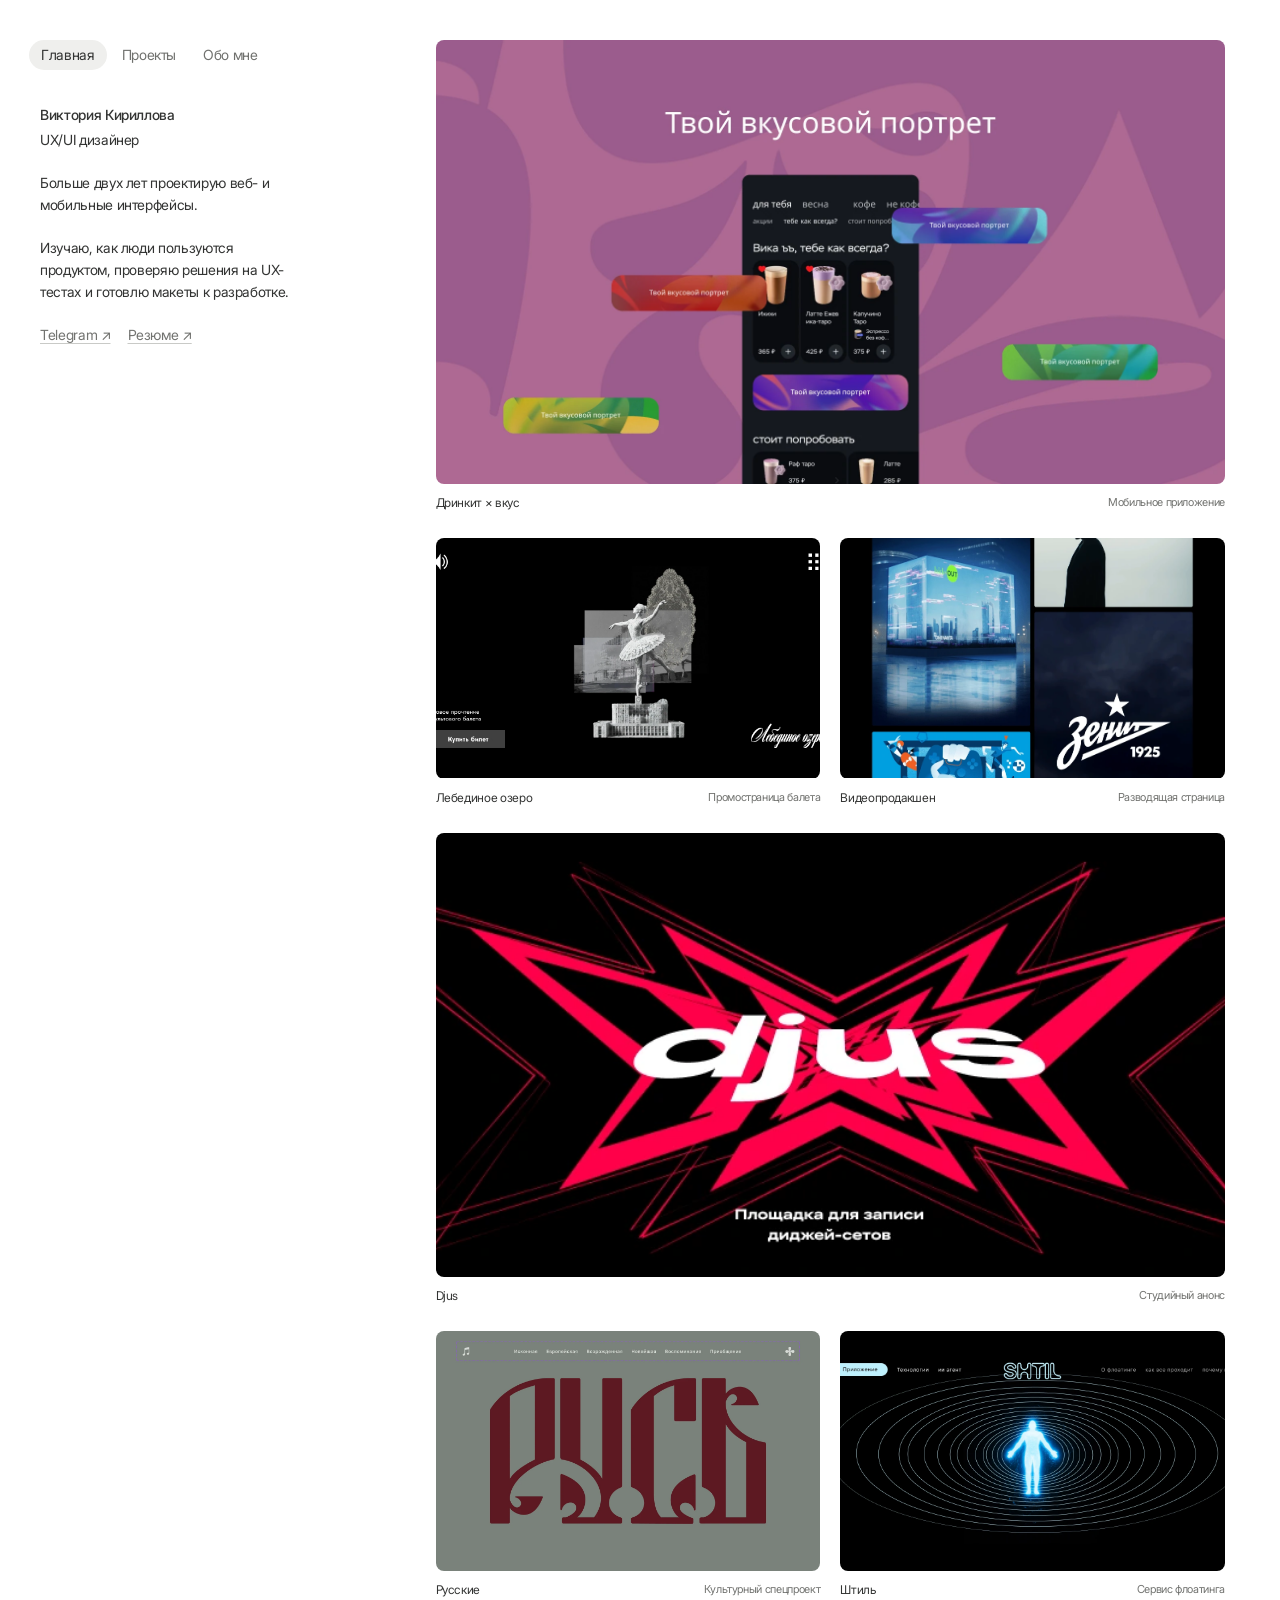
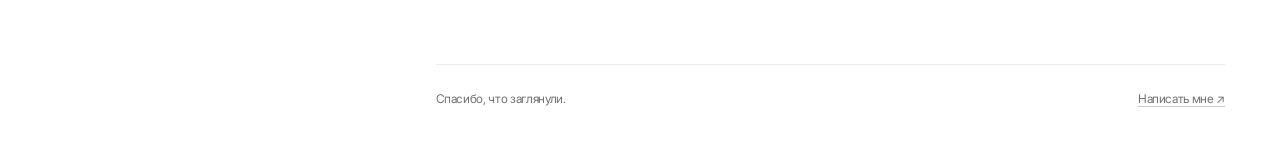
<file: index.html>
<!doctype html>
<html lang="ru">
<head>
  <meta charset="utf-8">
  <meta name="viewport" content="width=device-width,initial-scale=1">
  <title>Виктория Кириллова — UX/UI дизайнер</title>
  <link rel="icon" href="favicon.ico" type="image/x-icon">
  <link rel="stylesheet" href="styles.css">
</head>
<body>
  <div class="layout">
    <aside></aside>
    <main>
      <section data-view="index" aria-label="Избранные проекты">
        <div class="gallery"></div>
        <footer>Спасибо, что заглянули. <a href="mailto:Vika.kir.88@gmail.com">Написать мне ↗</a></footer>
      </section>
      <section data-view="work" hidden>
        <header><h2>Избранные проекты</h2><small>6 проектов</small></header>
        <div class="work-list"></div>
      </section>
      <section data-view="about" hidden>
        <small>Немного обо мне</small>
        <h2 class="name">Виктория Кириллова</h2>
        <p class="intro">Проектирую интерфейсы сайтов и приложений. Особенно интересны задачи в образовании и культуре.</p>
        <img class="portrait" loading="lazy" decoding="async" src="assets/viktoria-kirillova.webp" alt="Виктория Кириллова">
        <dl>
          <dt>Студия Артемия Лебедева</dt><dd>На стажировке по UX/UI-дизайну работала над мультимедийными лендингами и внутренними инструментами. Проводила UX-тестирование и готовила макеты к вёрстке.</dd>
          <dt>Институт изучения детства, семьи и воспитания</dt><dd>Создала более 50 видеоуроков для федерального образовательного проекта. Отвечала за визуальную концепцию, анимацию и финальный рендер.</dd>
          <dt>Саунд</dt><dd>Работала дизайнером с марта по июнь 2025 года.</dd>
          <dt>Образование</dt><dd>Учусь на бакалавриате по дизайну в Центральном университете.</dd>
          <dt>Достижения</dt><dd>Призёрка чемпионата «АртМастерс» по веб-дизайну в 2024 году.</dd>

        </dl>
        <div class="links"><a href="assets/viktoria-kirillova-cv.pdf">Открыть резюме ↗</a><a href="https://t.me/Shplrr">Связаться ↗</a></div>
      </section>
    </main>
  </div>
  <script src="sidebar.js"></script>
  <script src="cases.js"></script>
  <script>
    function showSection() {
      const requested = location.hash.slice(1);
      const project = projects.find(item => requested === 'work/' + item.id);
      if (project) { location.replace(projectUrl(project)); return; }
      const current = ['index','work','about'].includes(requested) ? requested : 'index';
      for (const view of document.querySelectorAll('[data-view]')) view.hidden = view.dataset.view !== current;
      renderProjectList(current);
      for (const link of document.querySelectorAll('nav a')) {
        if (link.hash === '#' + current) link.setAttribute('aria-current','page');
        else link.removeAttribute('aria-current');
      }
      window.scrollTo(0,0);
    }
    window.addEventListener('hashchange', showSection);
    showSection();
  </script>
</body>
</html>
</file>
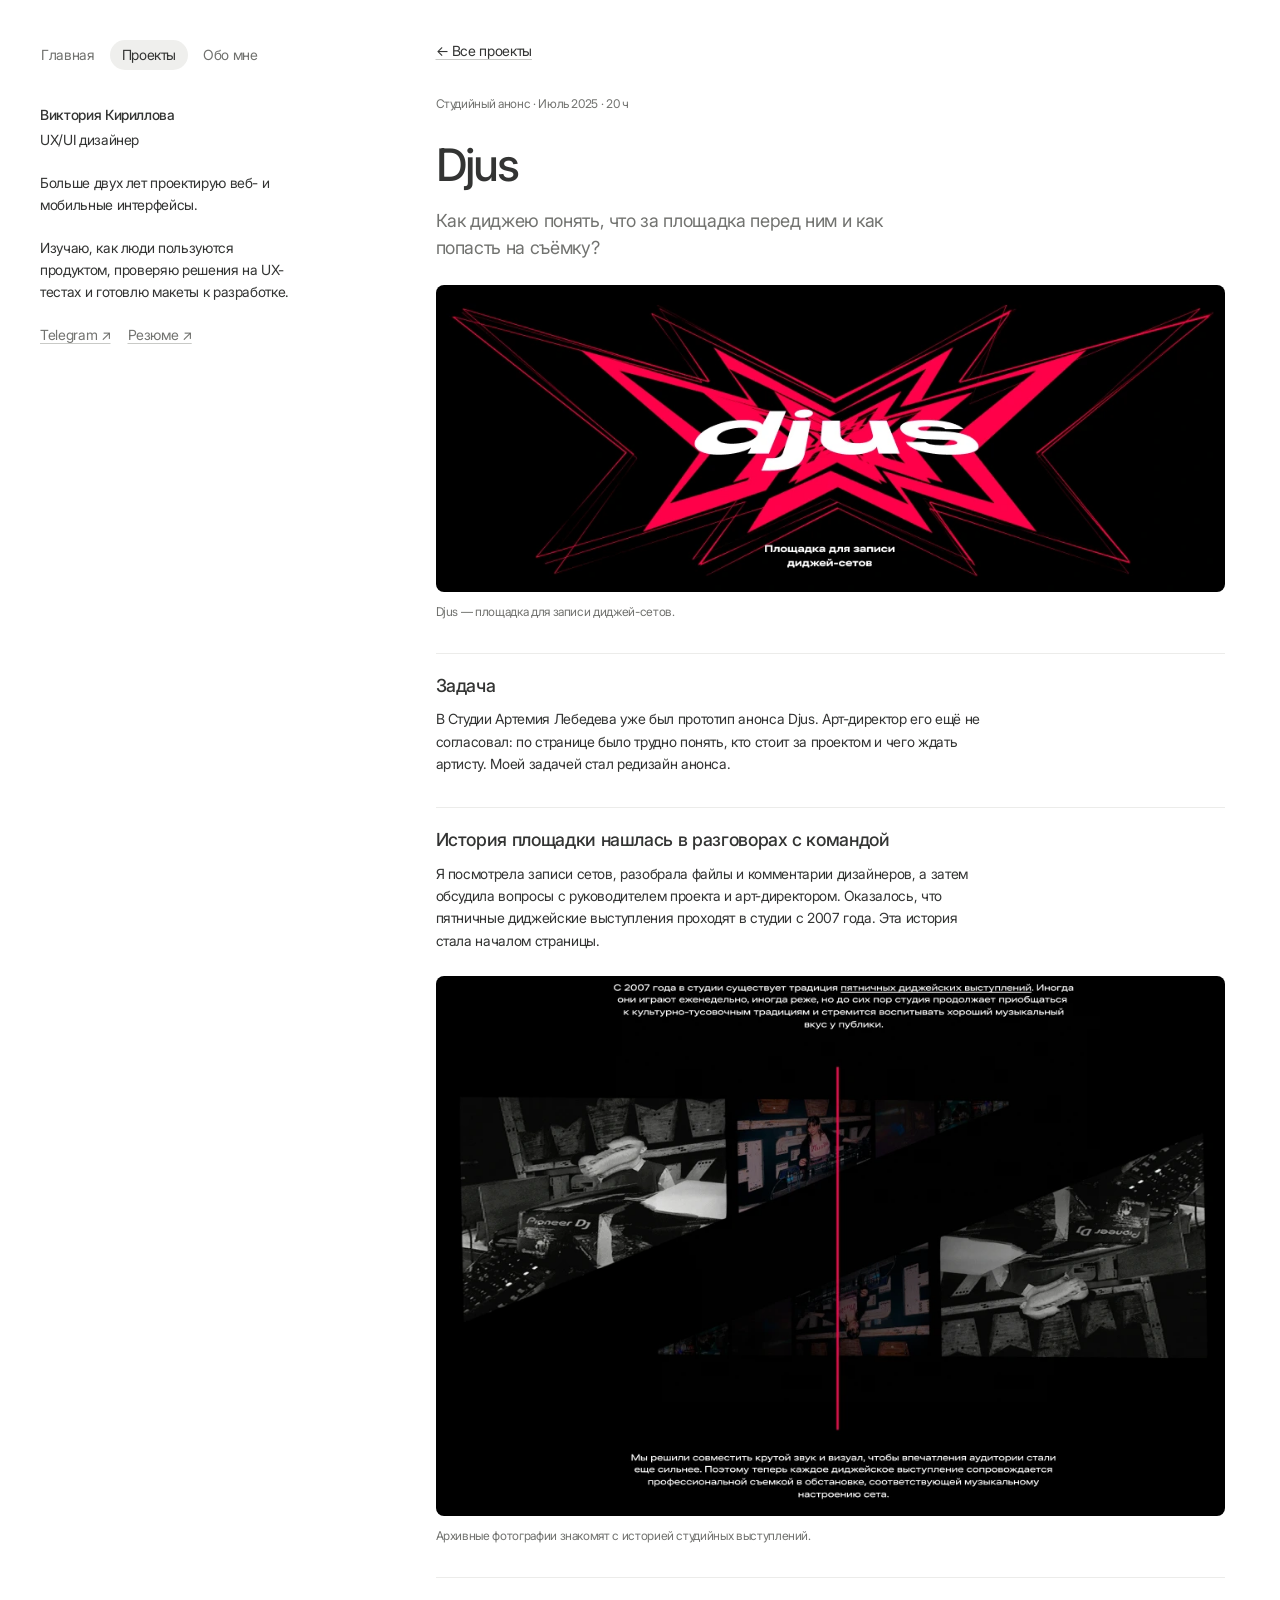
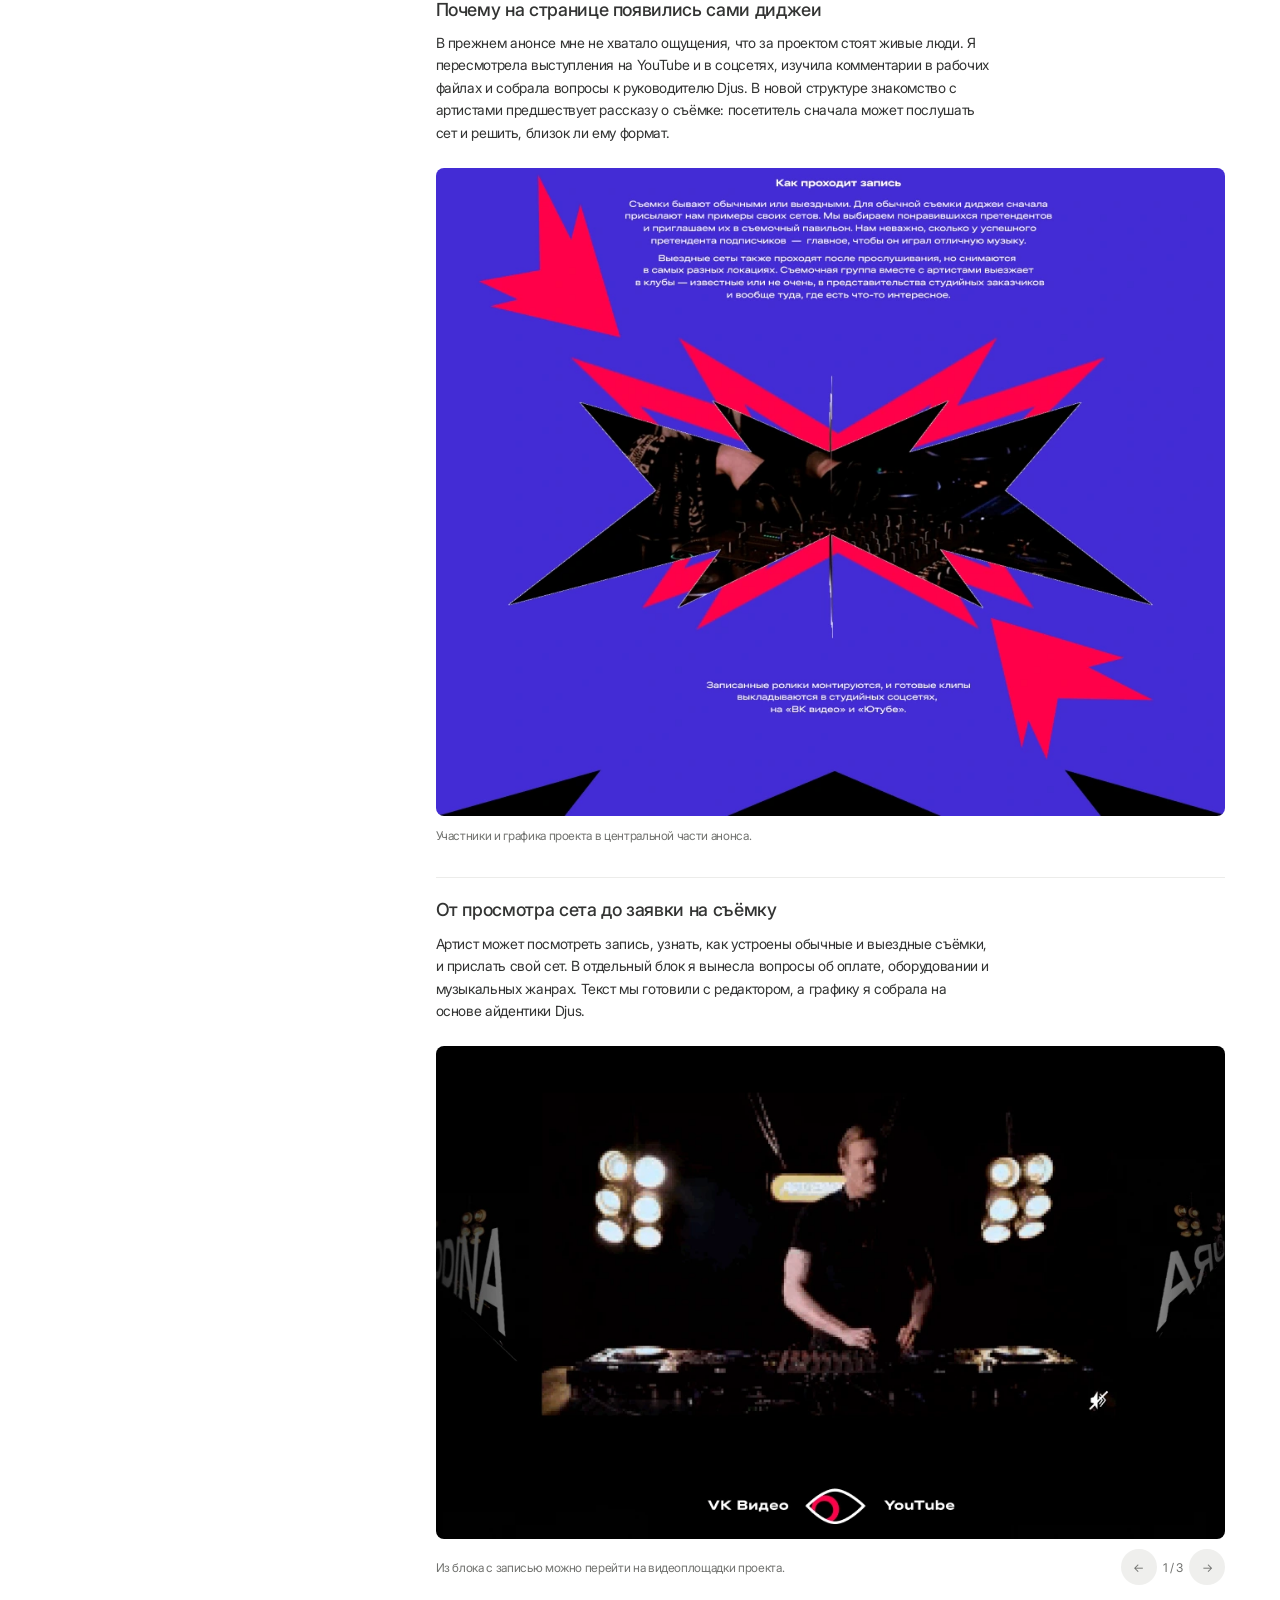
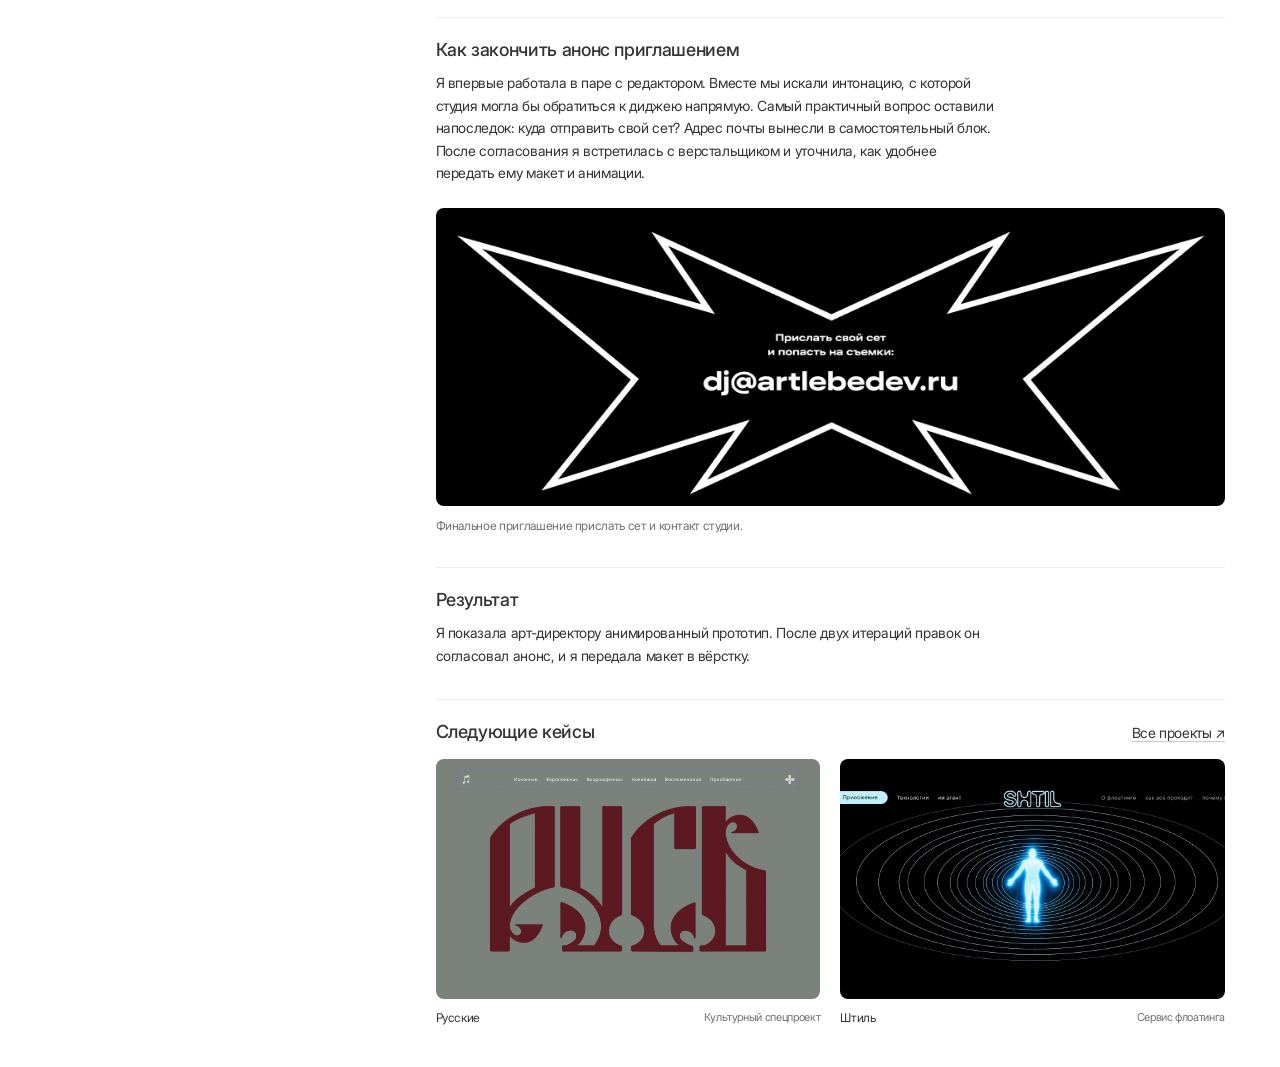
<file: djus/index.html>
<!doctype html>
<html lang="ru">
<head>
  <meta charset="utf-8">
  <meta name="viewport" content="width=device-width,initial-scale=1">
  <base href="../">
  <title>Djus — Виктория Кириллова</title>
  <link rel="icon" href="favicon.ico" type="image/x-icon">
  <link rel="stylesheet" href="styles.css">
</head>
<body data-project="djus">
  <div class="layout"><aside></aside><main><article data-view="case"></article></main></div>
  <script src="sidebar.js"></script>
  <script src="cases.js"></script>
</body>
</html>
</file>
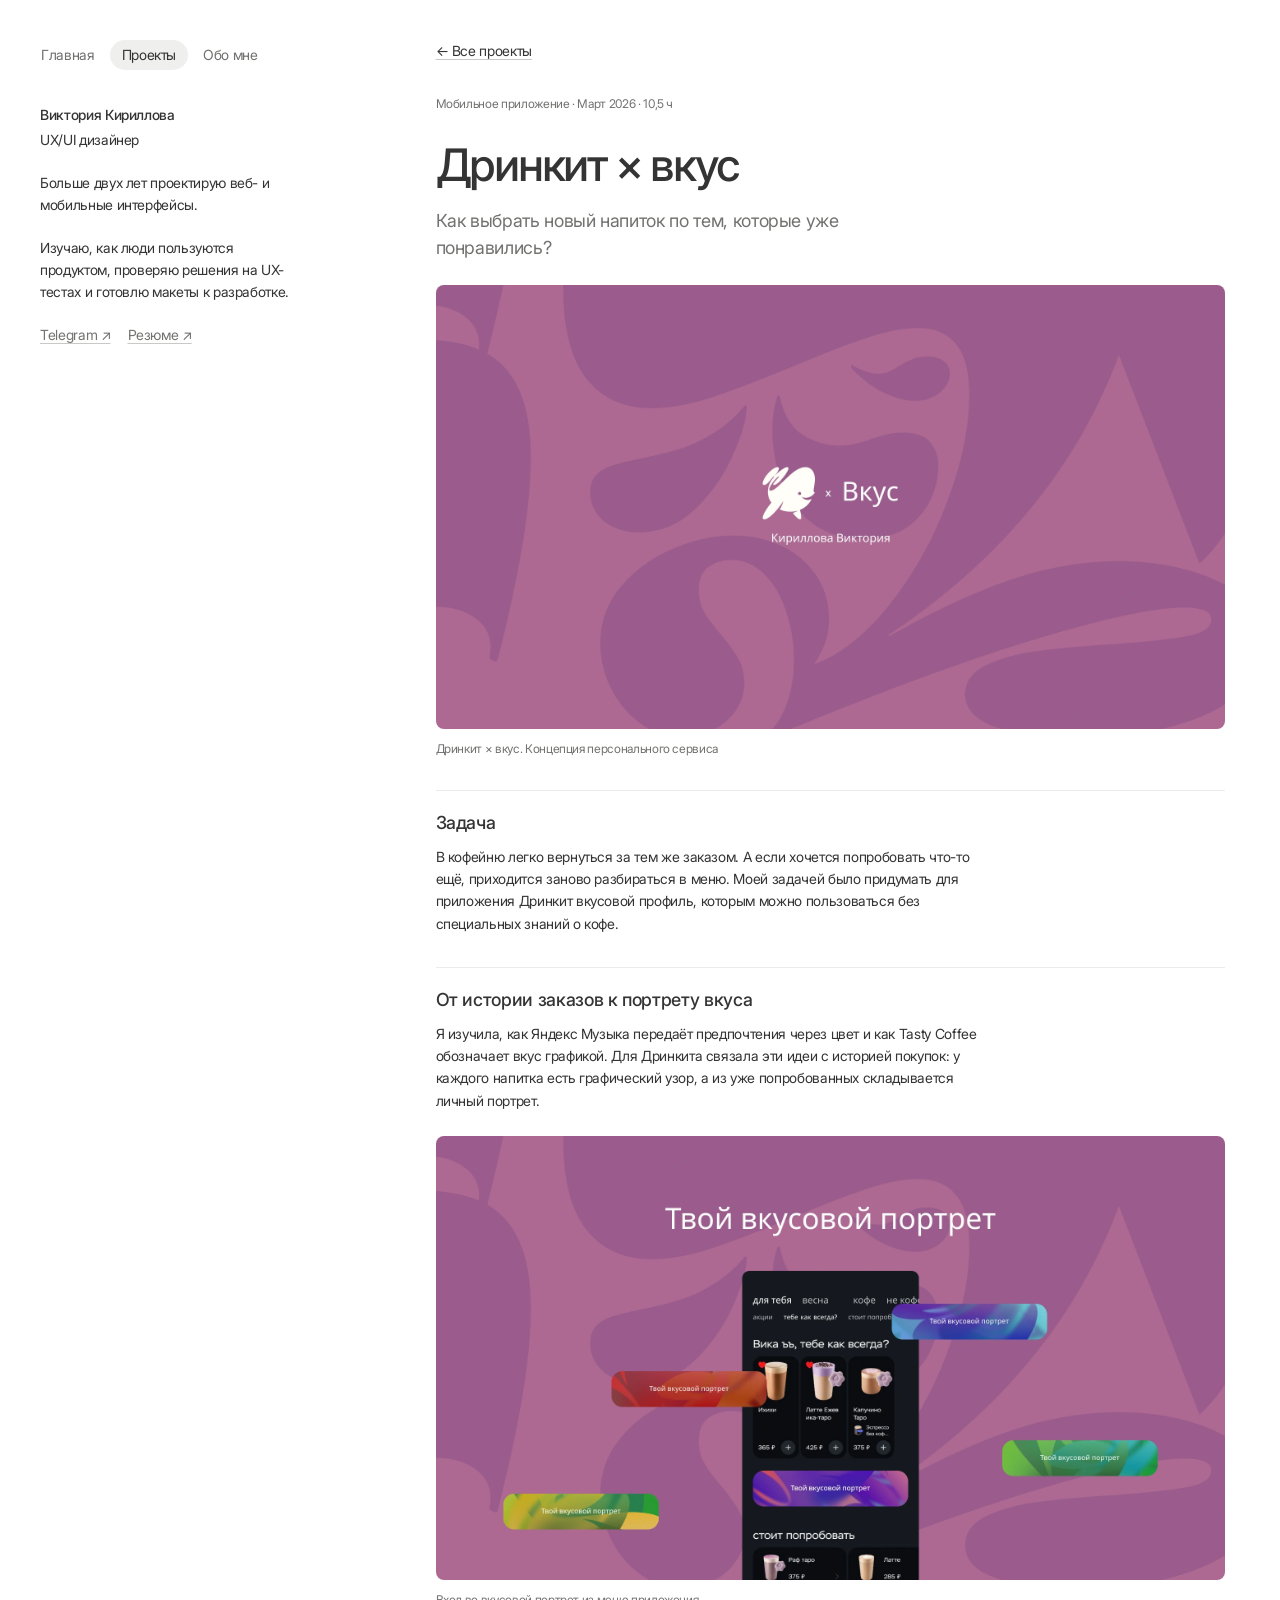
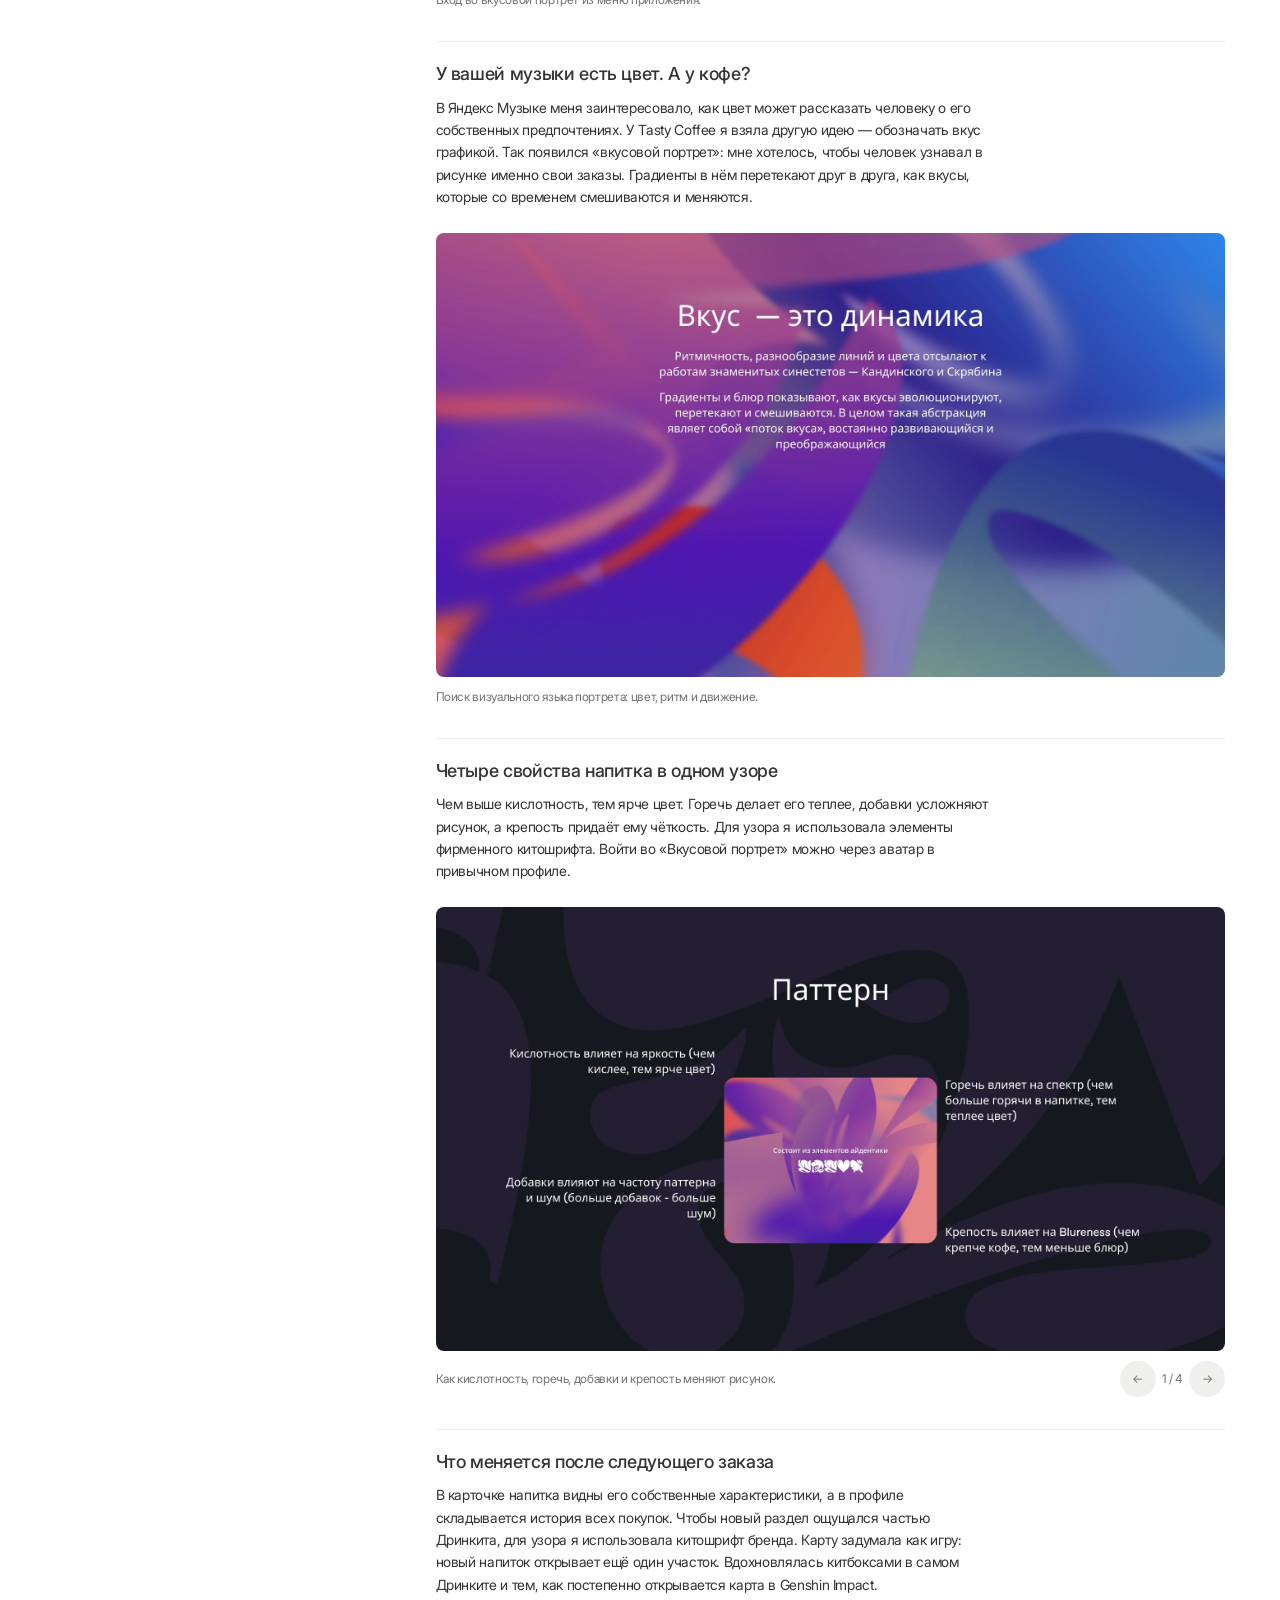
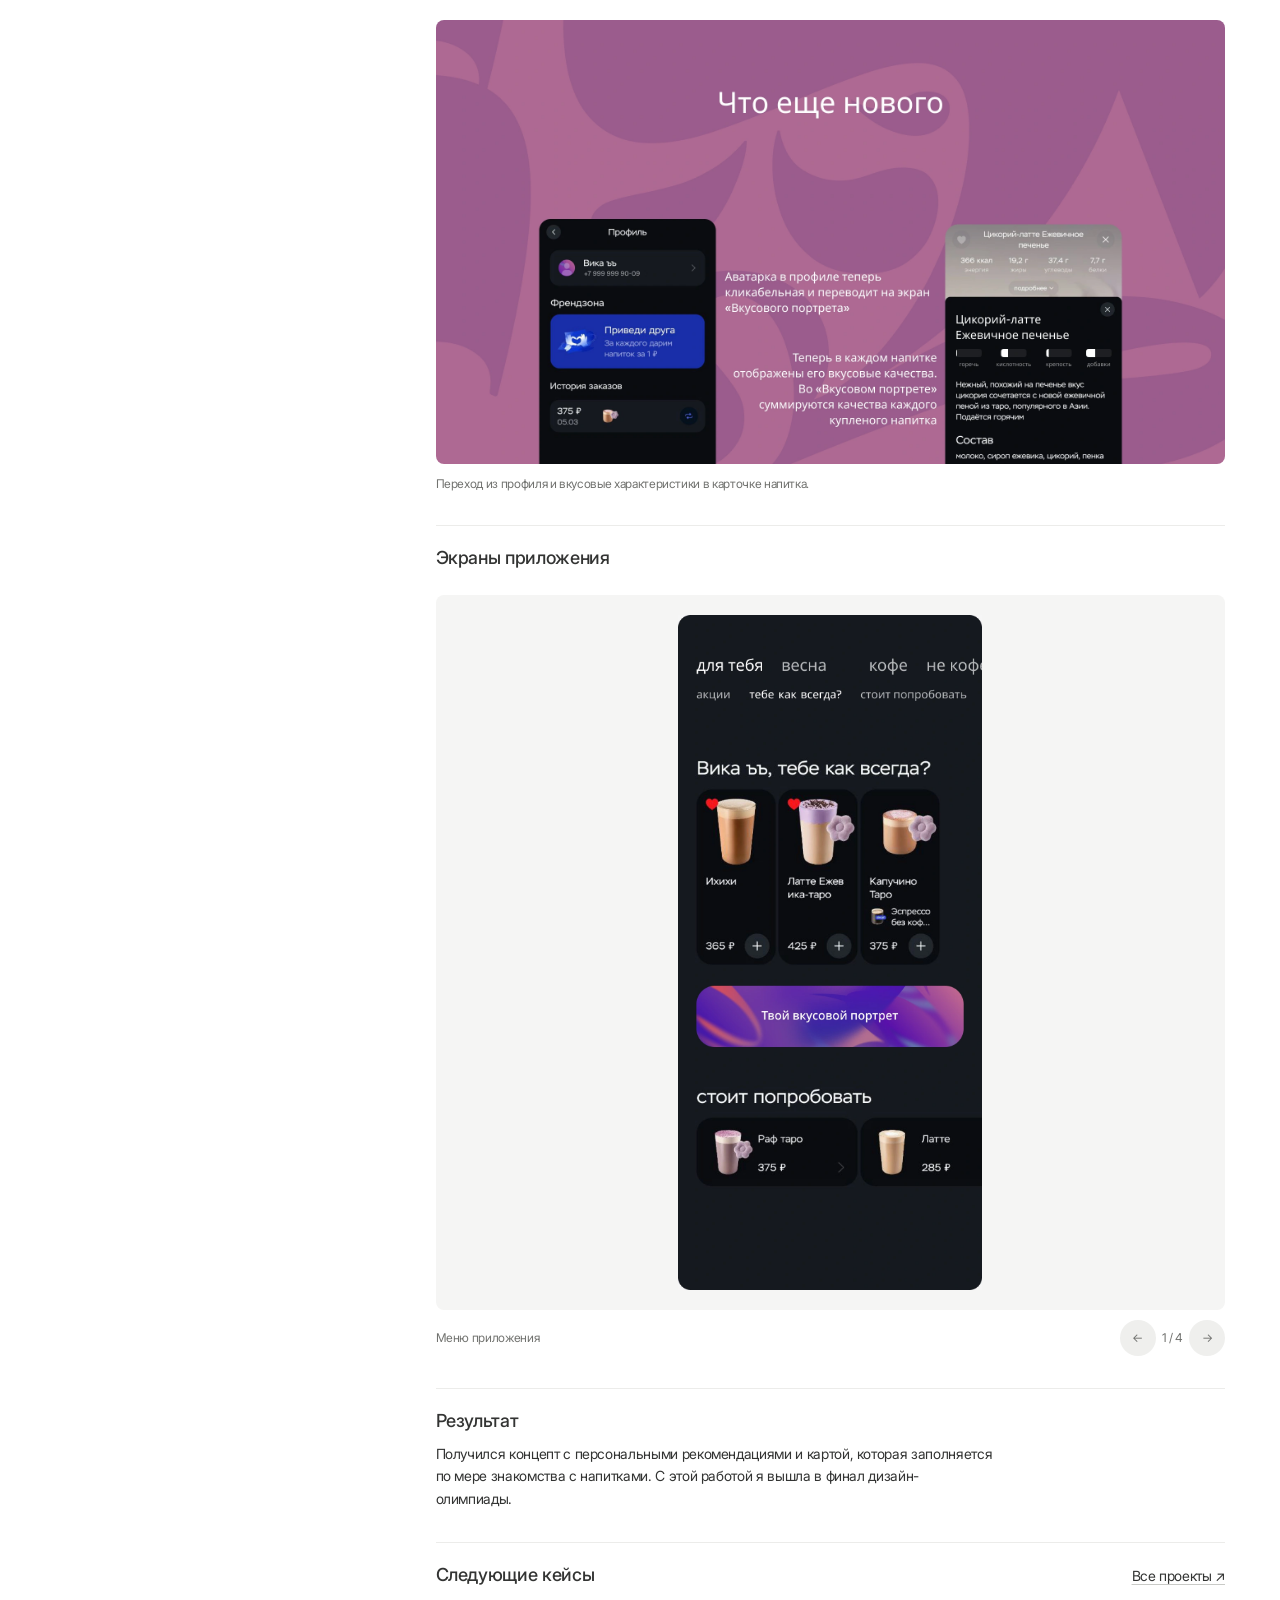
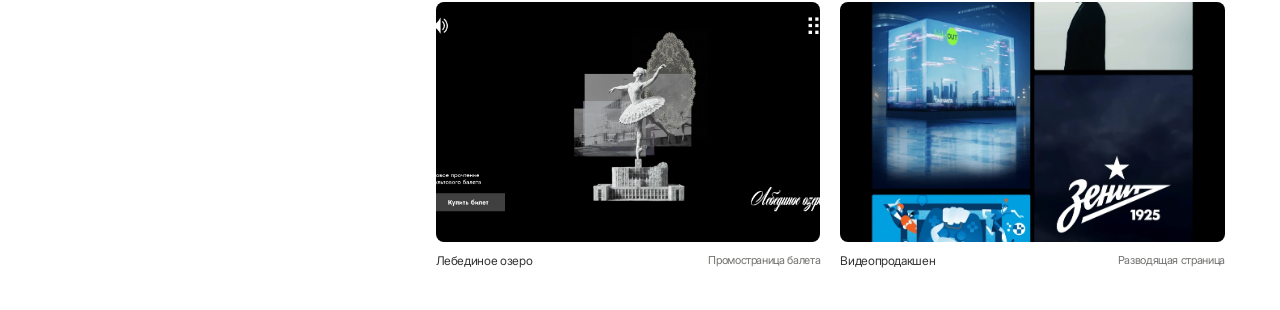
<file: drinkit/index.html>
<!doctype html>
<html lang="ru">
<head>
  <meta charset="utf-8">
  <meta name="viewport" content="width=device-width,initial-scale=1">
  <base href="../">
  <title>Дринкит × вкус — Виктория Кириллова</title>
  <link rel="icon" href="favicon.ico" type="image/x-icon">
  <link rel="stylesheet" href="styles.css">
</head>
<body data-project="drinkit">
  <div class="layout"><aside></aside><main><article data-view="case"></article></main></div>
  <script src="sidebar.js"></script>
  <script src="cases.js"></script>
</body>
</html>
</file>
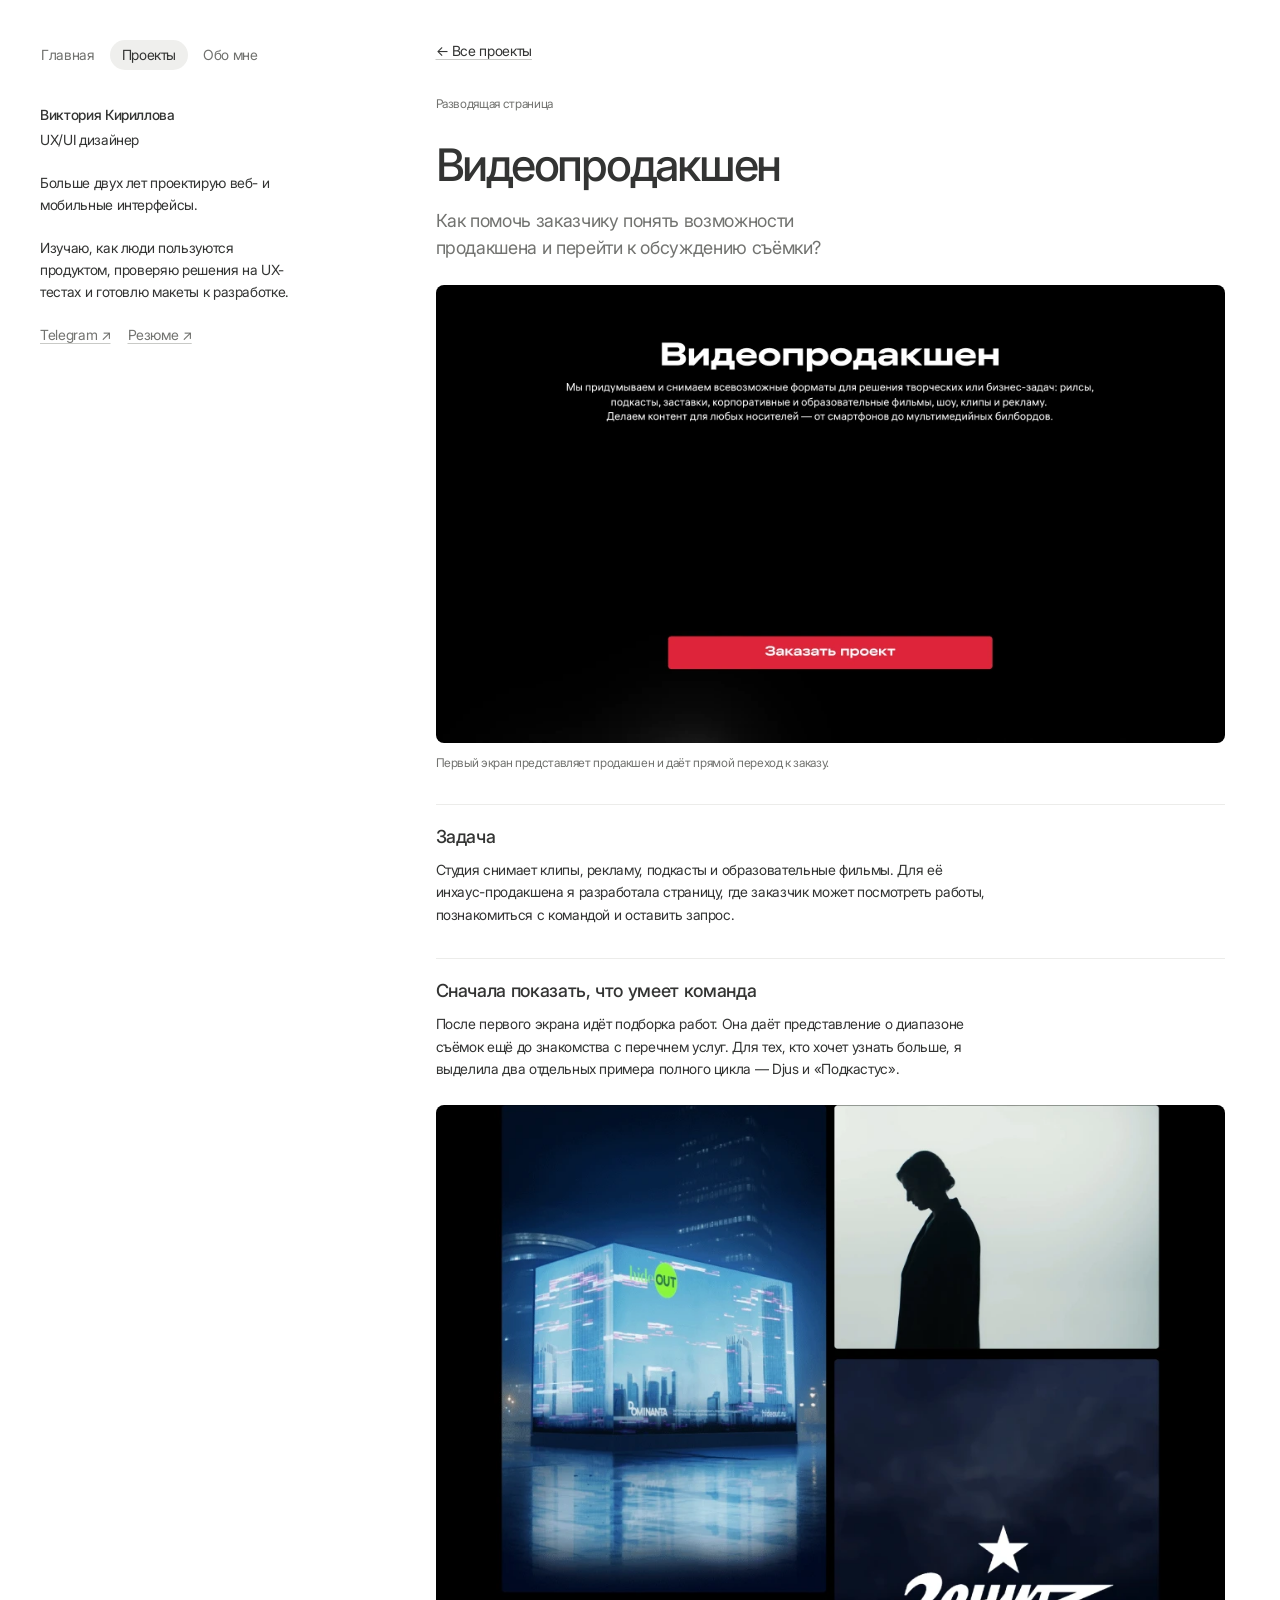
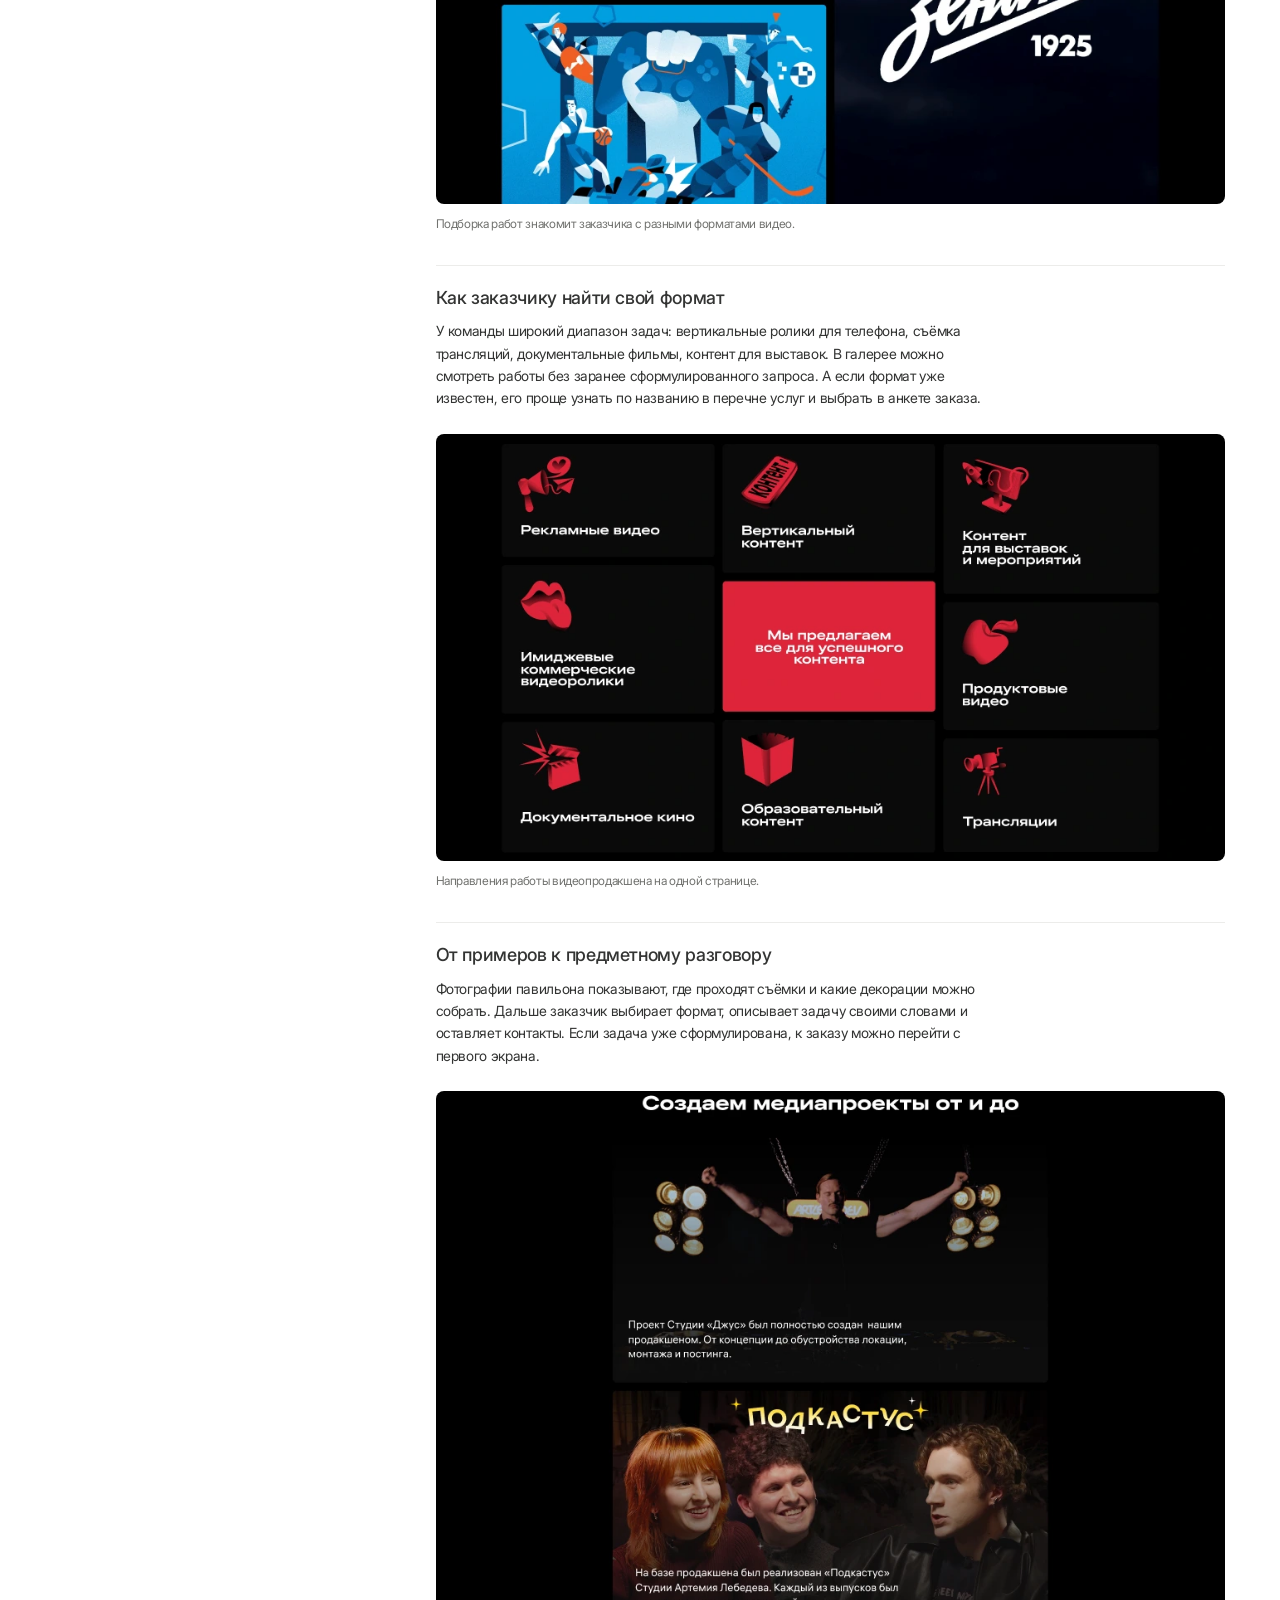
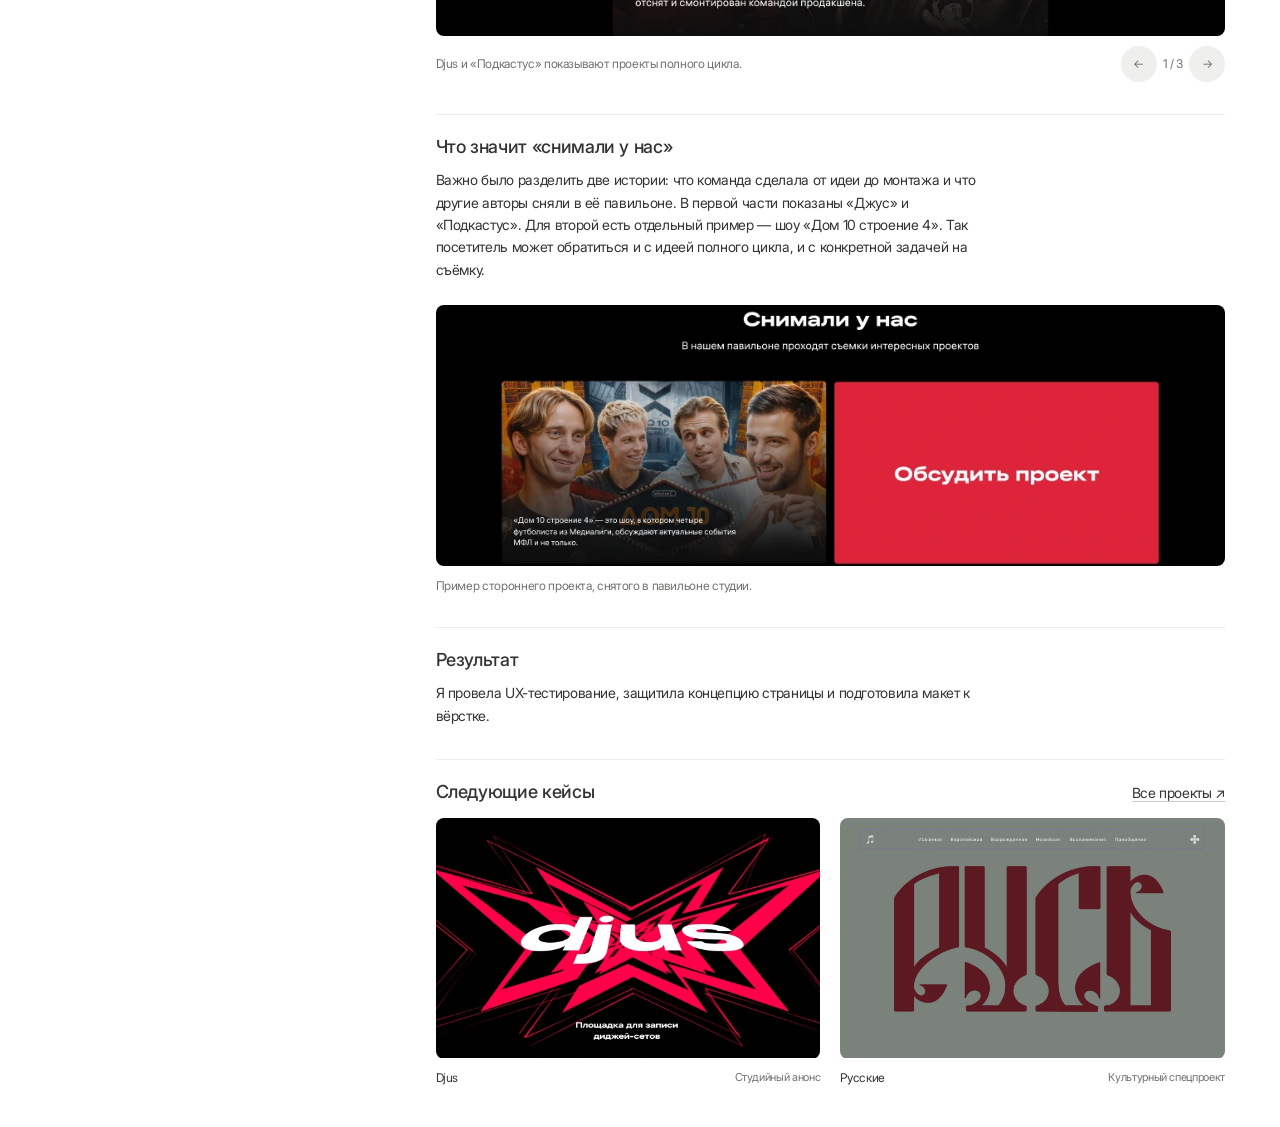
<file: production/index.html>
<!doctype html>
<html lang="ru">
<head>
  <meta charset="utf-8">
  <meta name="viewport" content="width=device-width,initial-scale=1">
  <base href="../">
  <title>Видеопродакшен — Виктория Кириллова</title>
  <link rel="icon" href="favicon.ico" type="image/x-icon">
  <link rel="stylesheet" href="styles.css">
</head>
<body data-project="production">
  <div class="layout"><aside></aside><main><article data-view="case"></article></main></div>
  <script src="sidebar.js"></script>
  <script src="cases.js"></script>
</body>
</html>
</file>
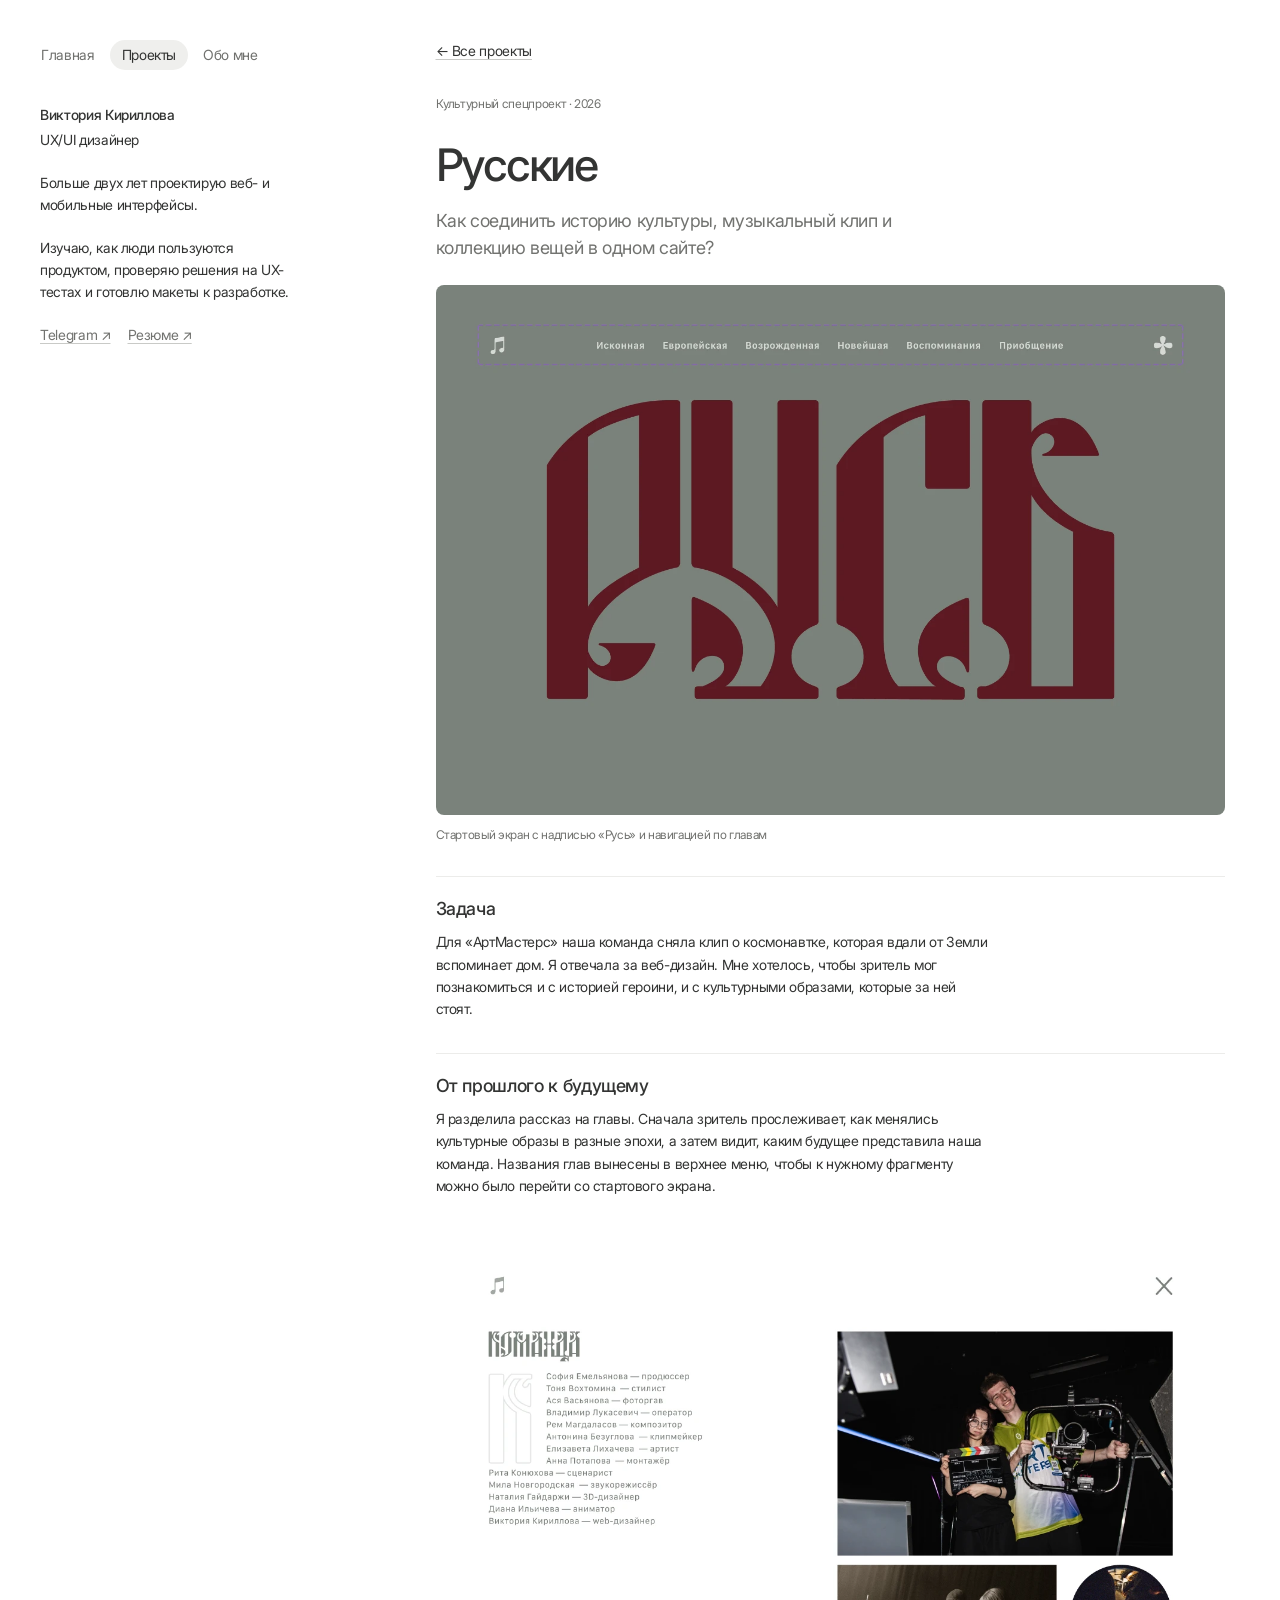
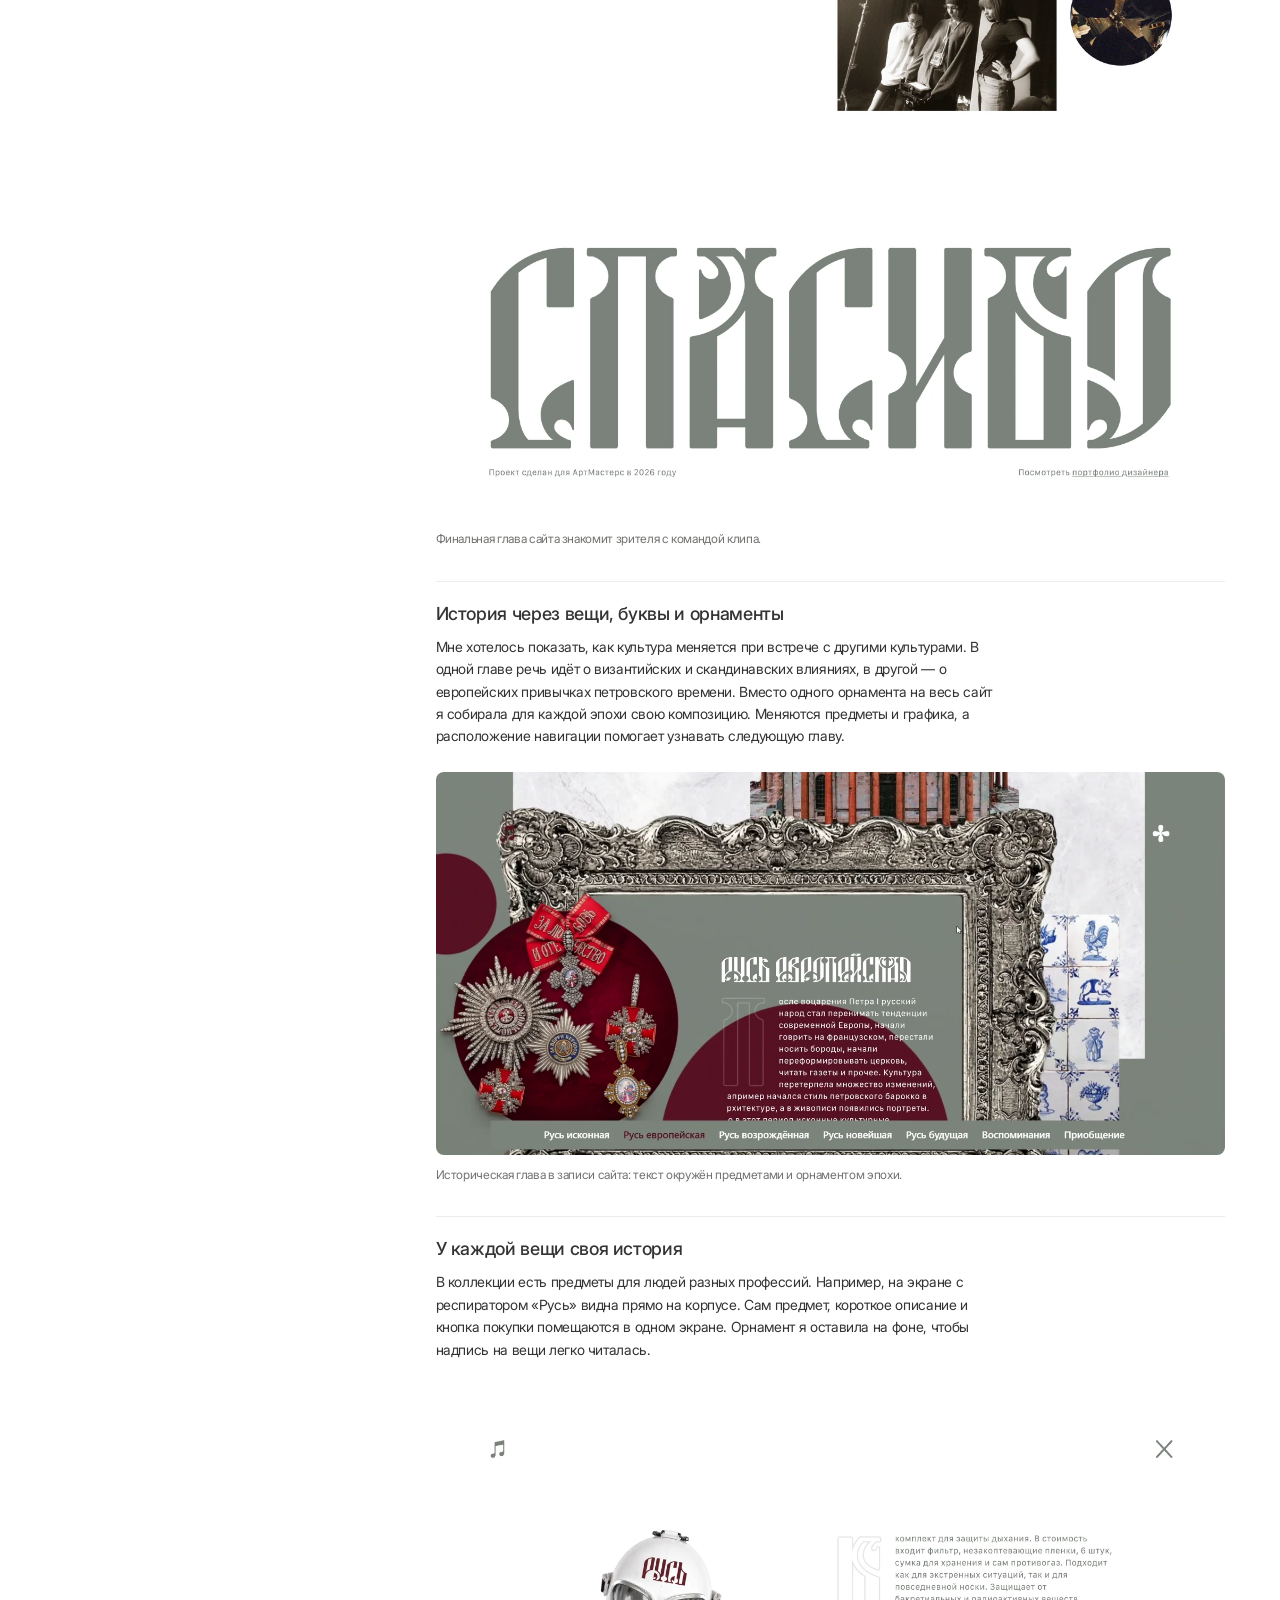
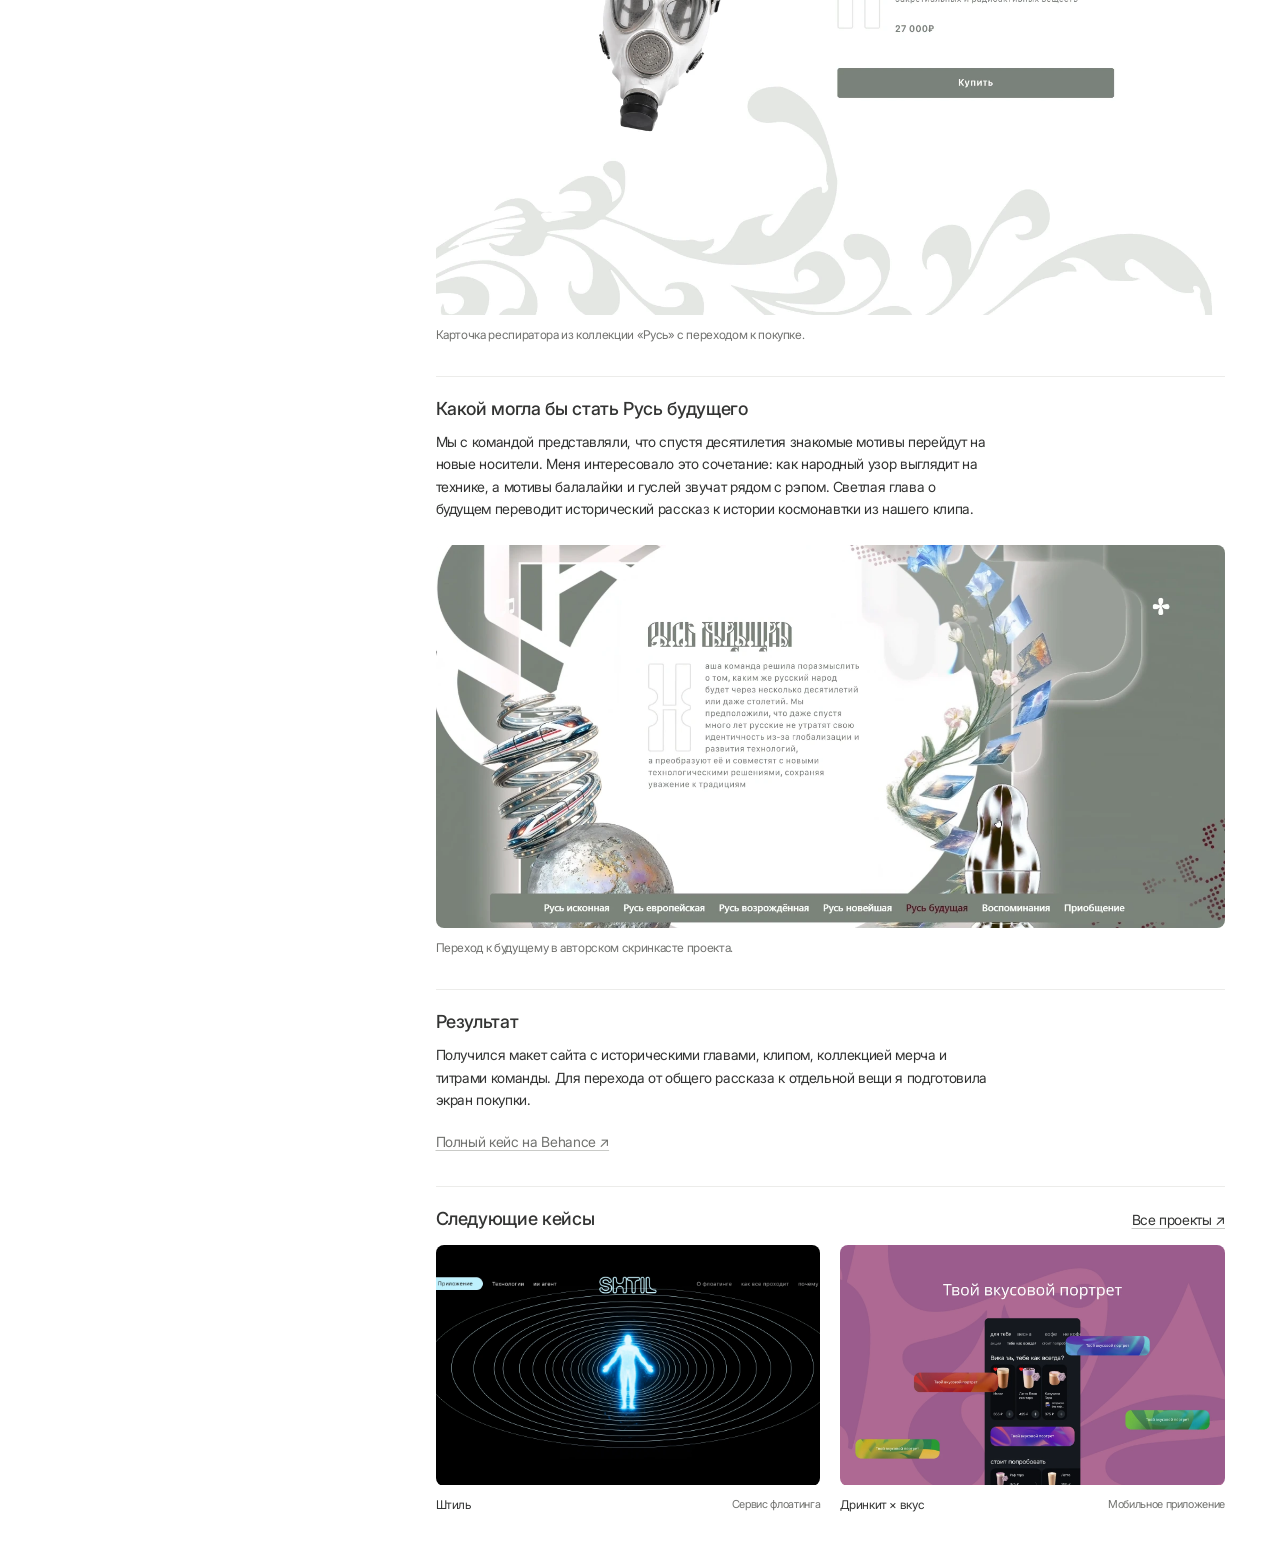
<file: russkie/index.html>
<!doctype html>
<html lang="ru">
<head>
  <meta charset="utf-8">
  <meta name="viewport" content="width=device-width,initial-scale=1">
  <base href="../">
  <title>Русские — Виктория Кириллова</title>
  <link rel="icon" href="favicon.ico" type="image/x-icon">
  <link rel="stylesheet" href="styles.css">
</head>
<body data-project="russkie">
  <div class="layout"><aside></aside><main><article data-view="case"></article></main></div>
  <script src="sidebar.js"></script>
  <script src="cases.js"></script>
</body>
</html>
</file>
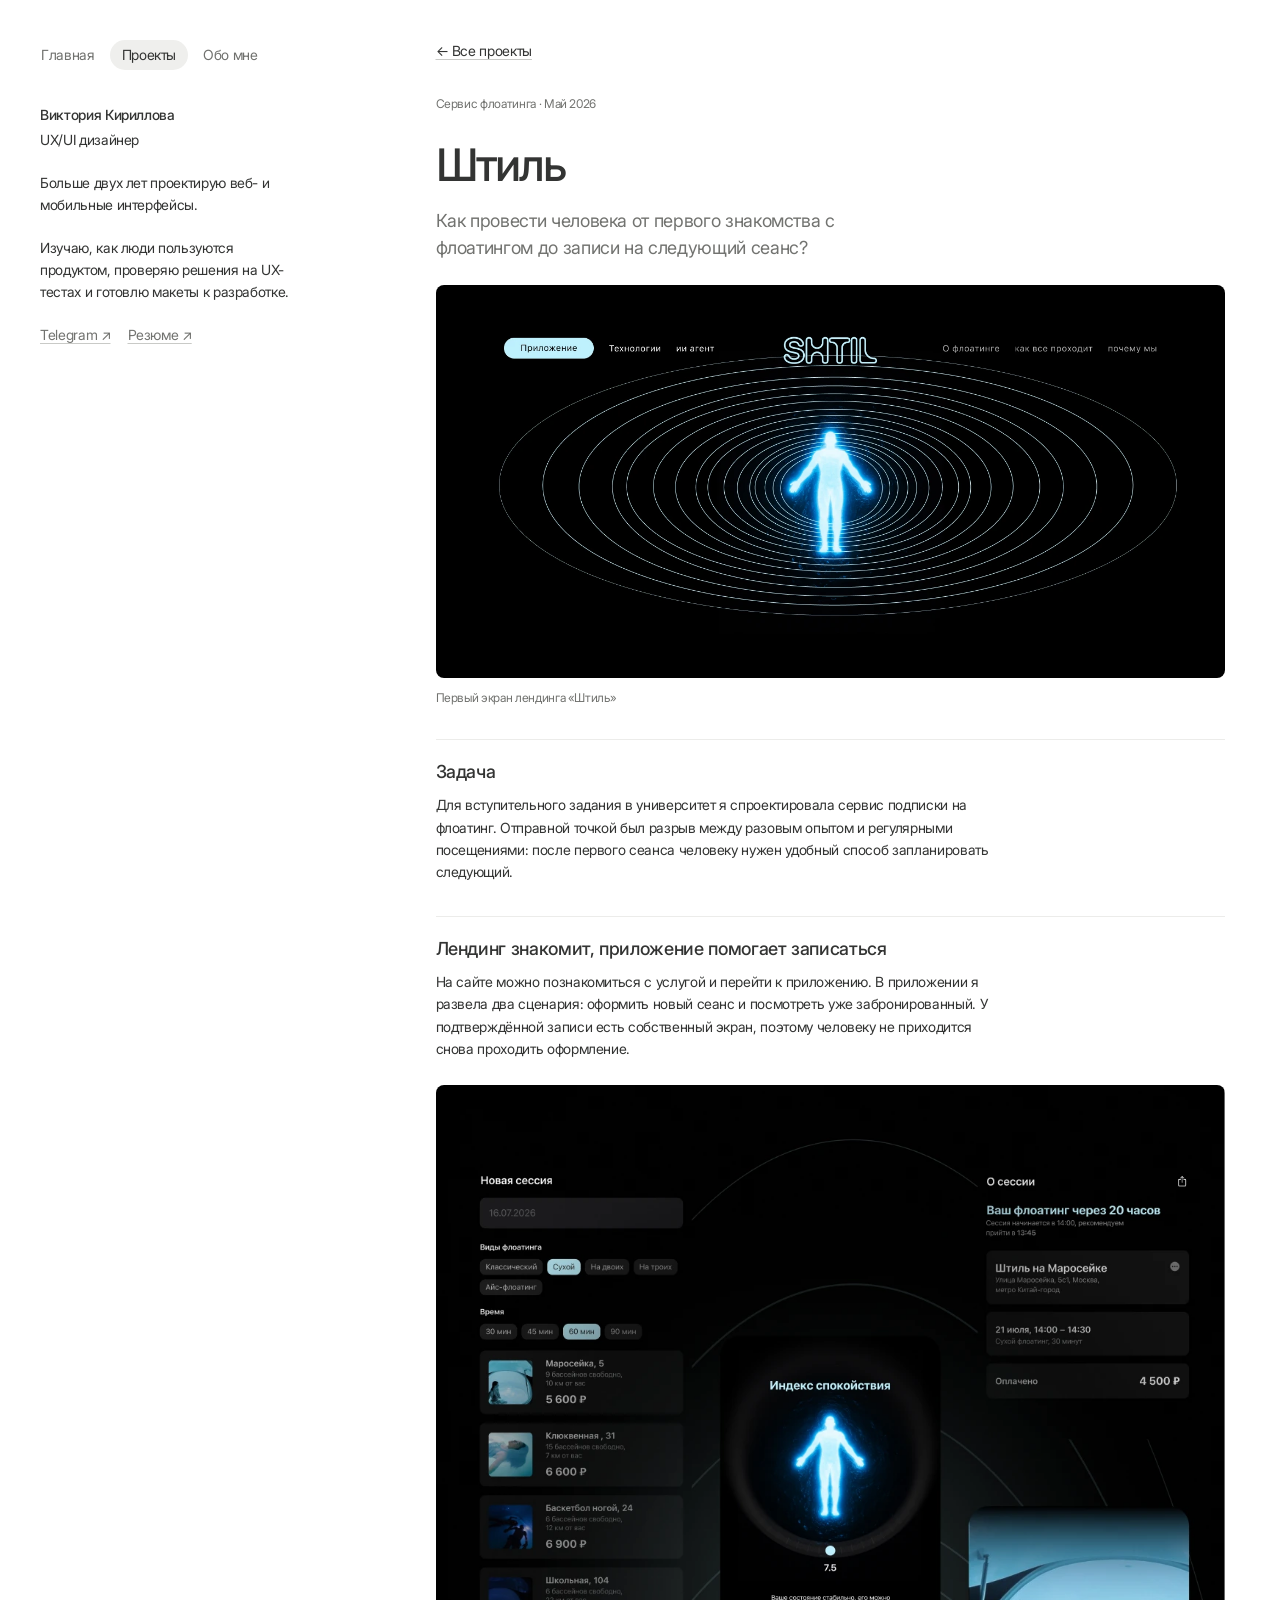
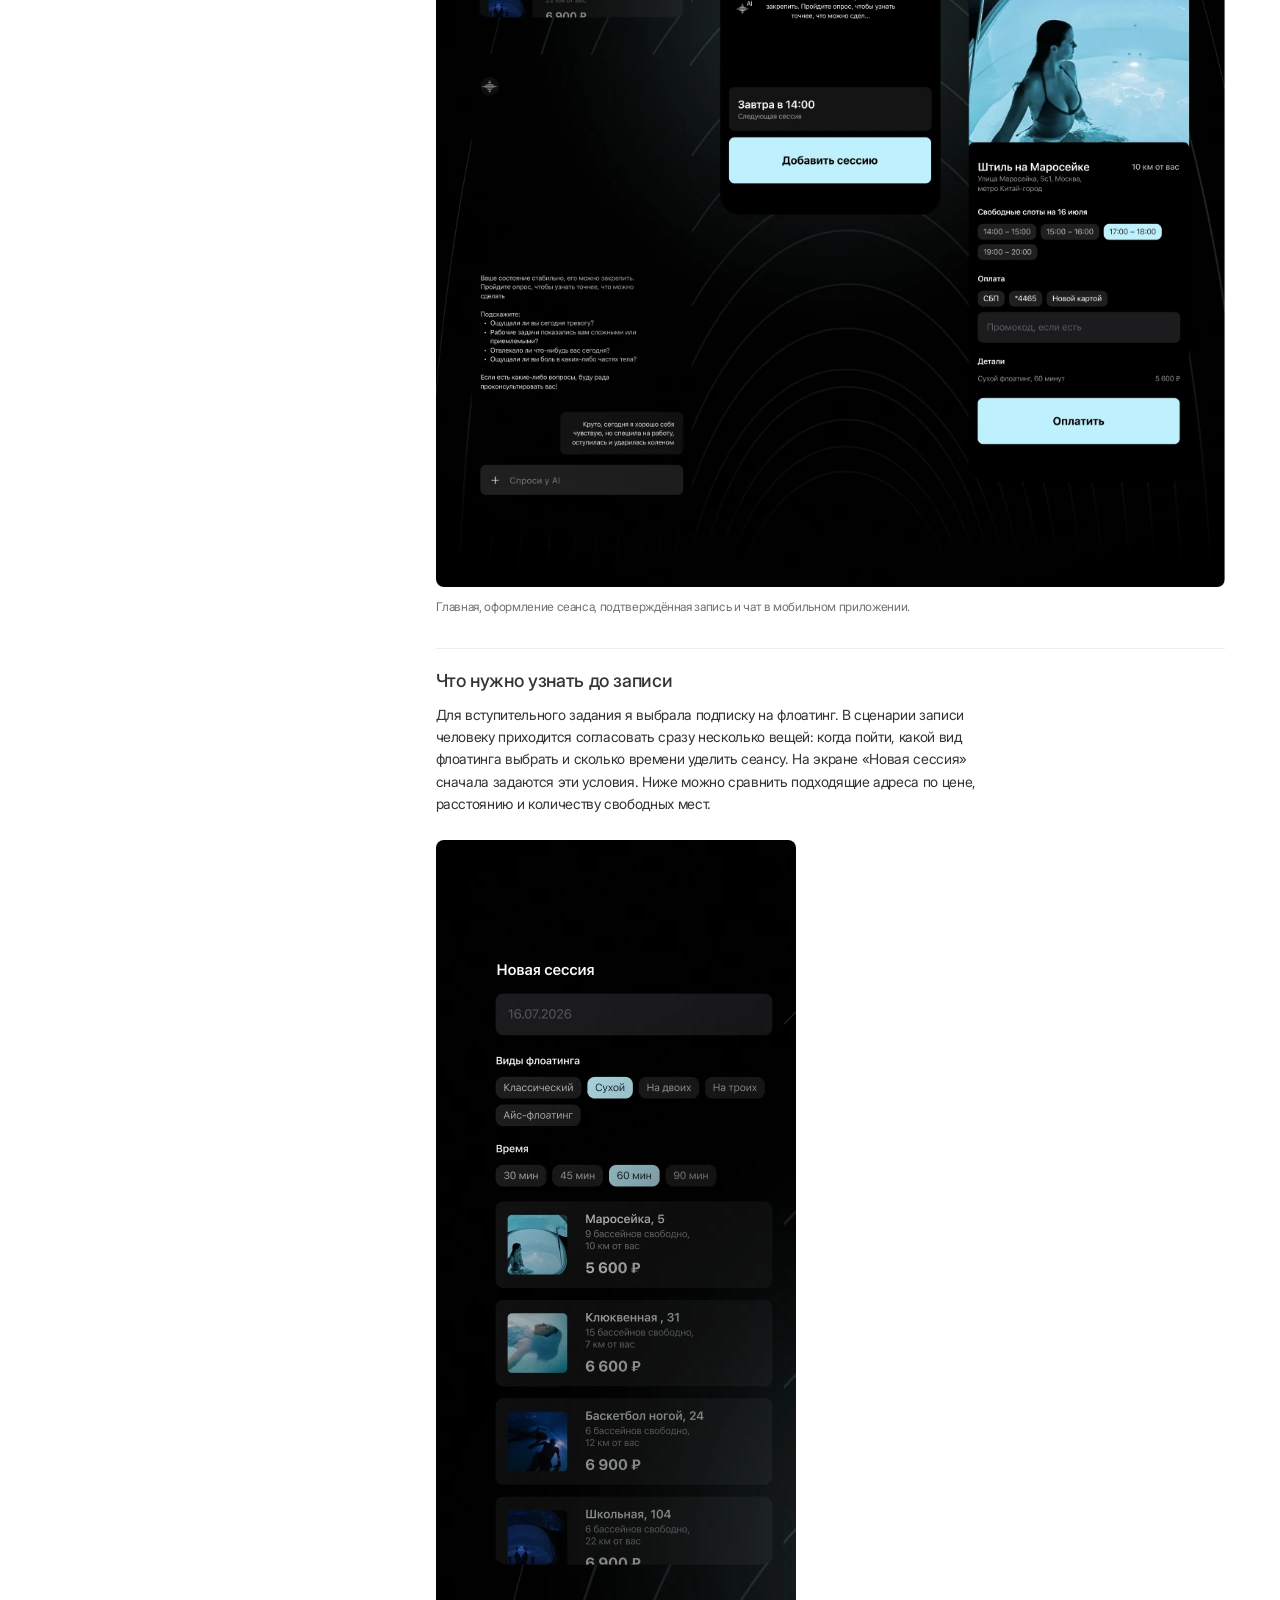
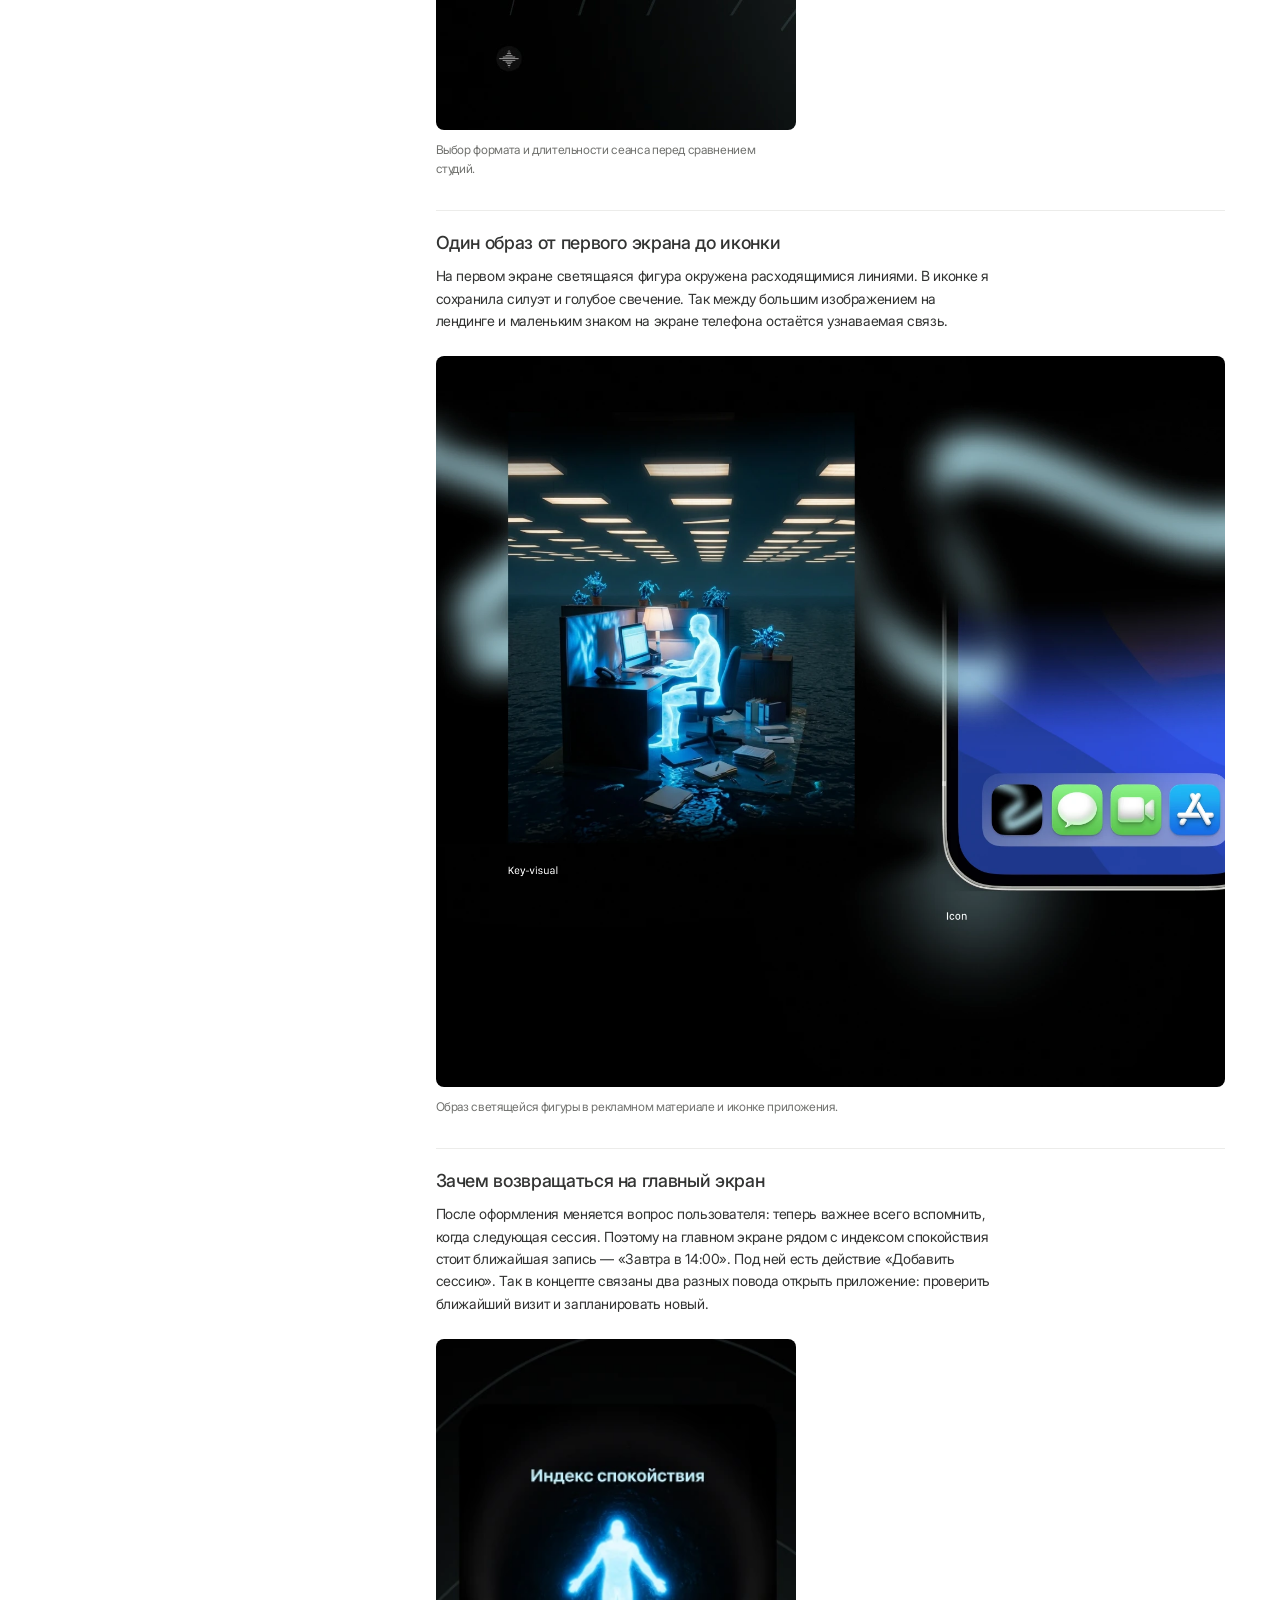
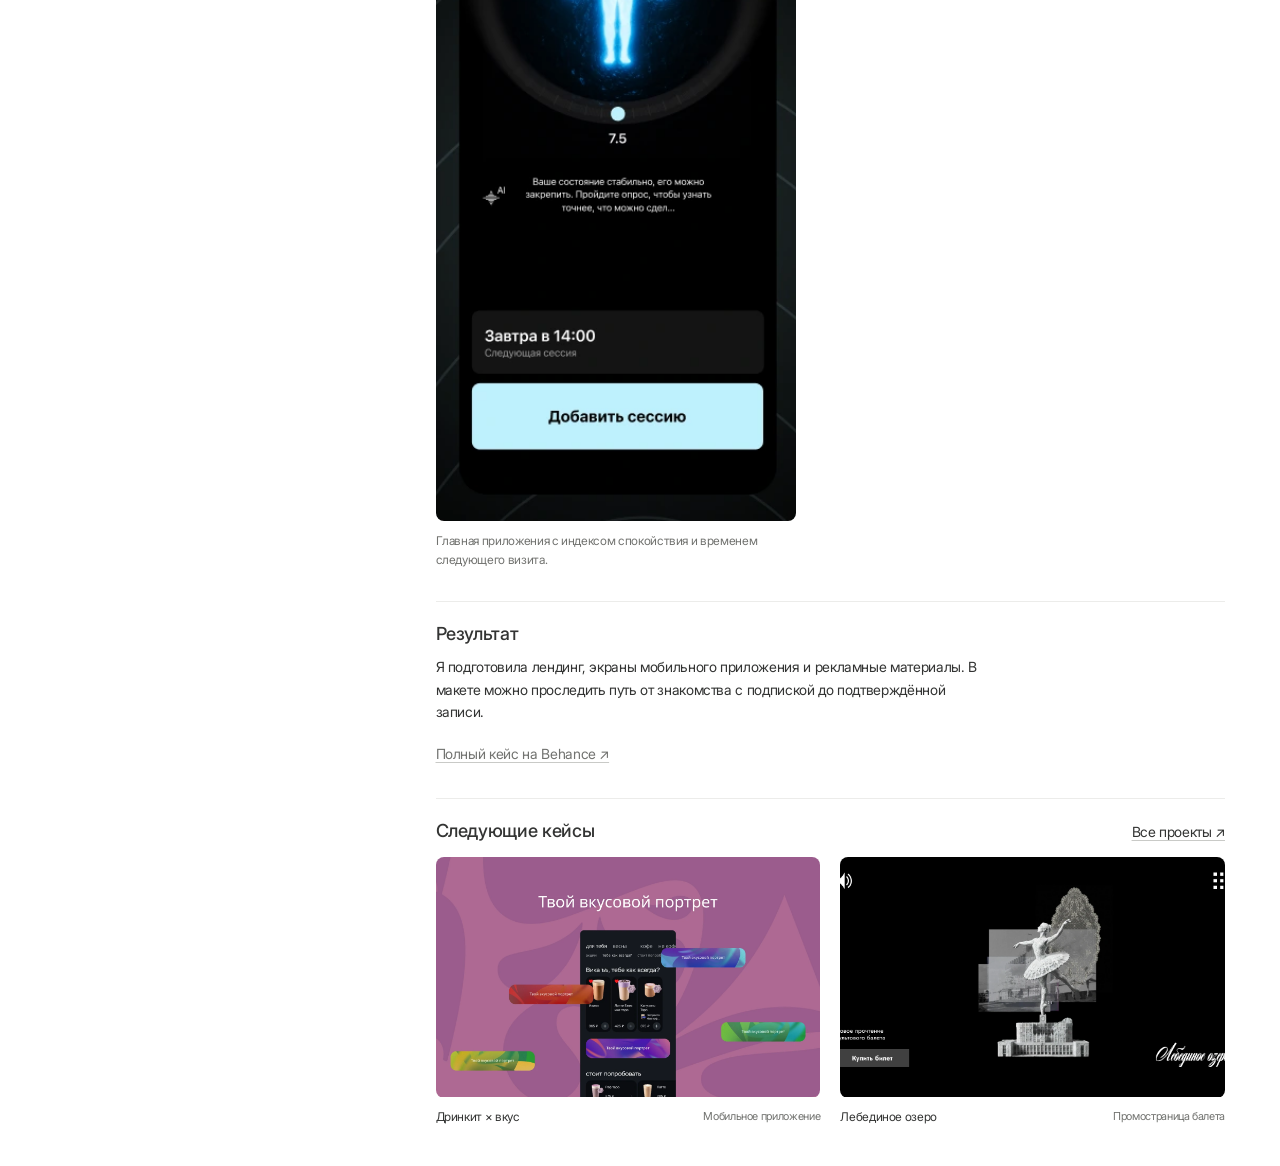
<file: shtil/index.html>
<!doctype html>
<html lang="ru">
<head>
  <meta charset="utf-8">
  <meta name="viewport" content="width=device-width,initial-scale=1">
  <base href="../">
  <title>Штиль — Виктория Кириллова</title>
  <link rel="icon" href="favicon.ico" type="image/x-icon">
  <link rel="stylesheet" href="styles.css">
</head>
<body data-project="shtil">
  <div class="layout"><aside></aside><main><article data-view="case"></article></main></div>
  <script src="sidebar.js"></script>
  <script src="cases.js"></script>
</body>
</html>
</file>
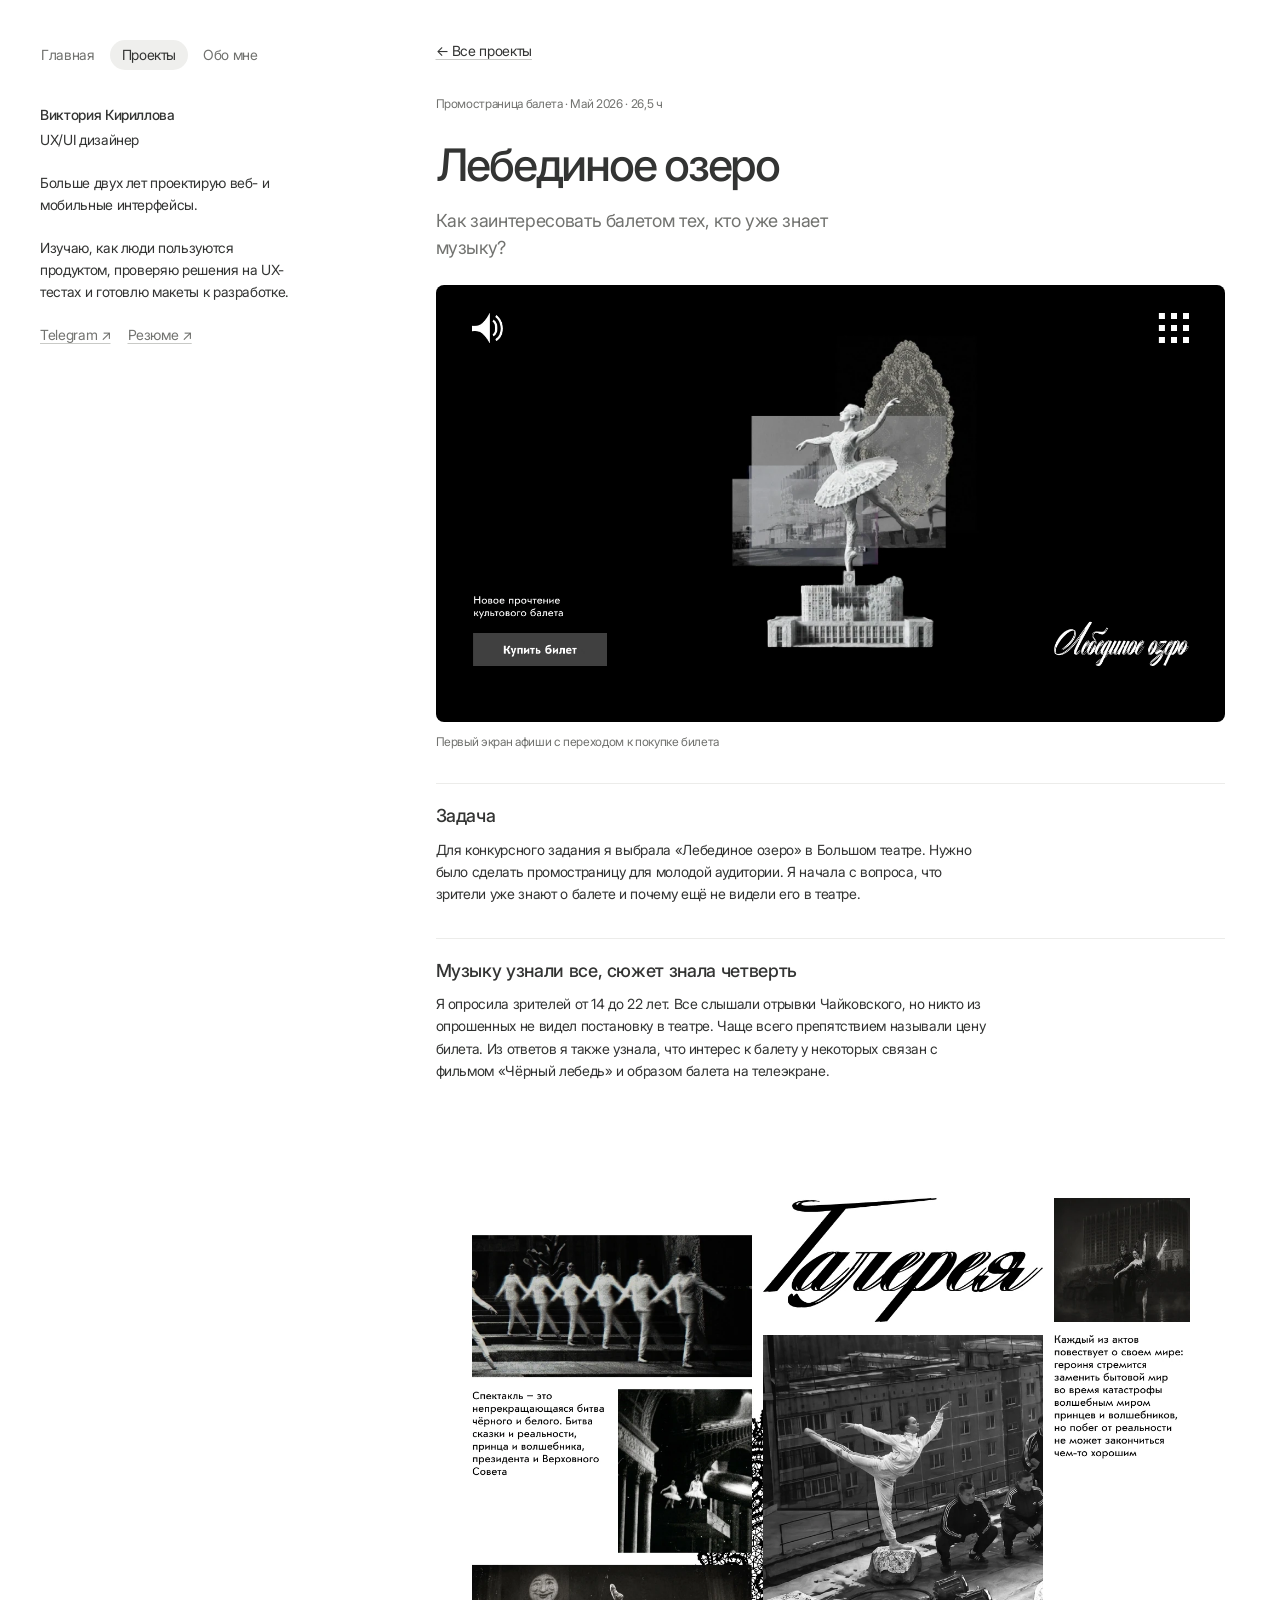
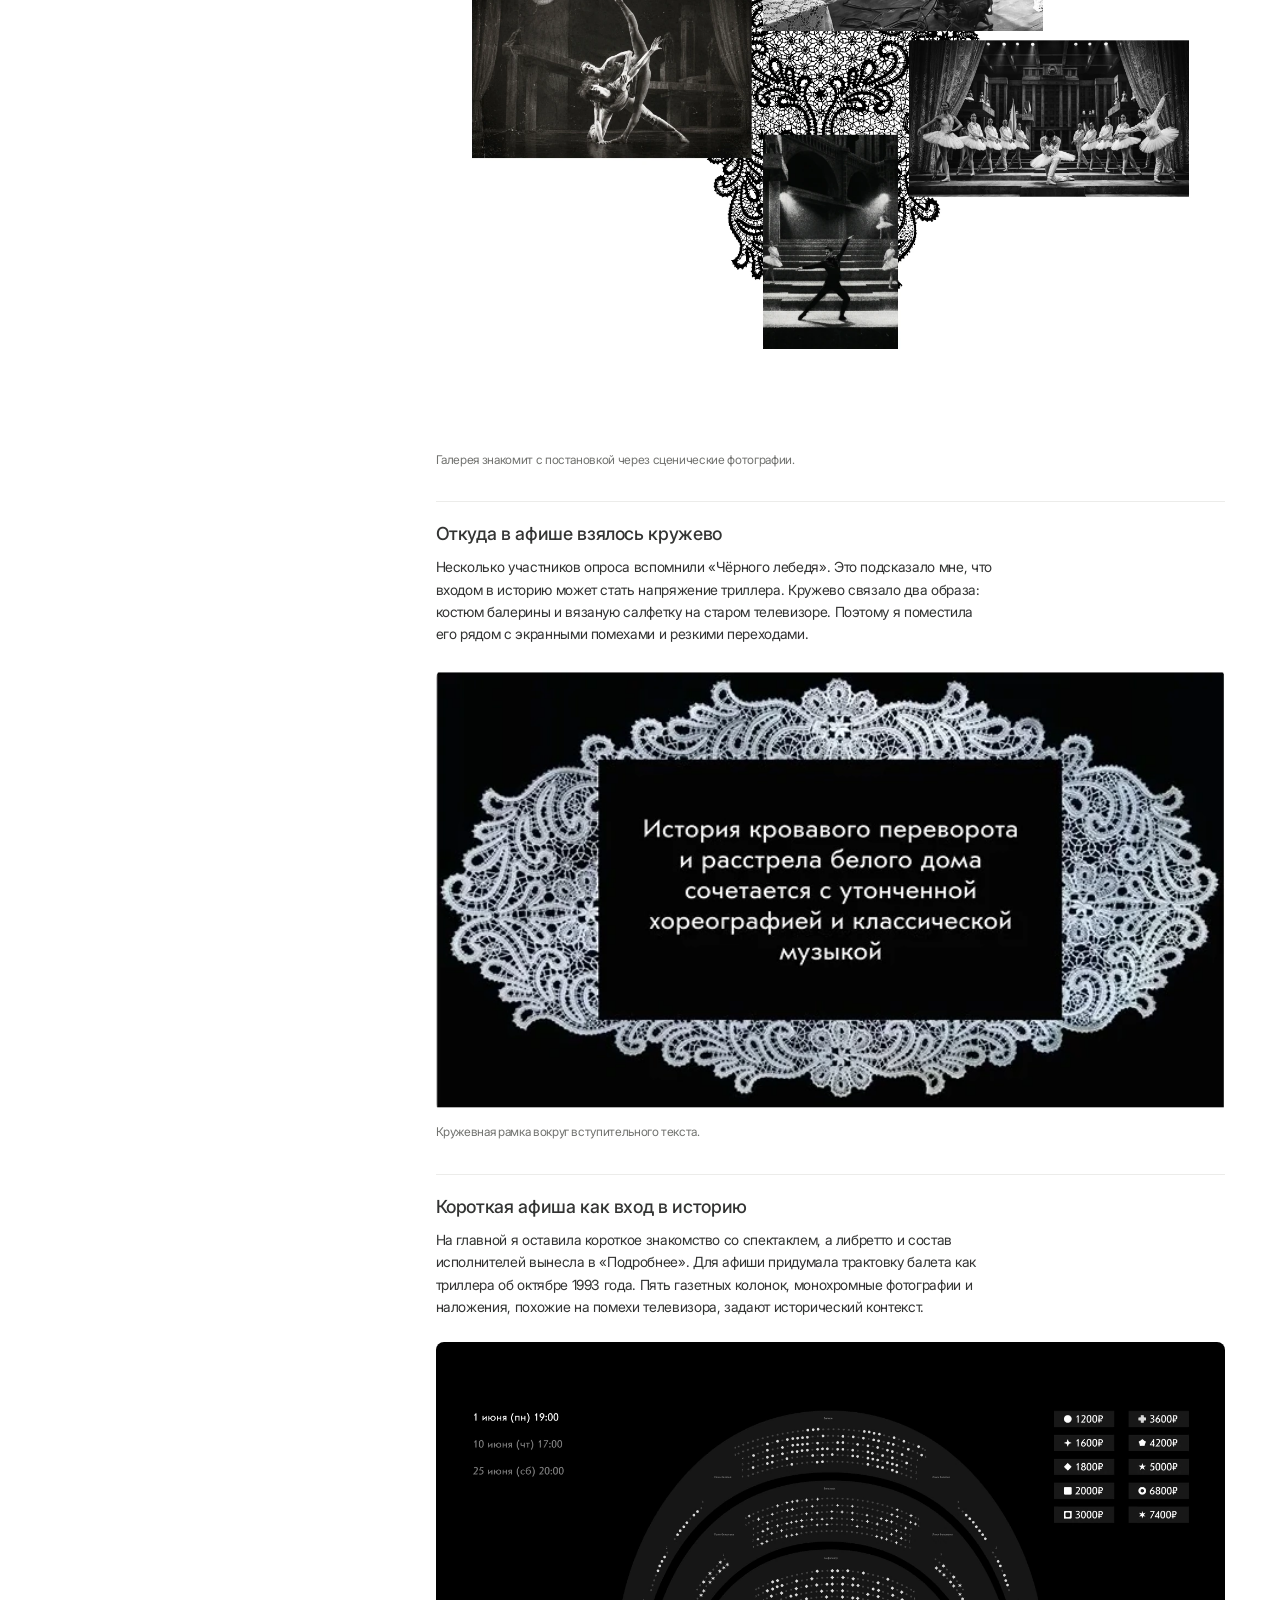
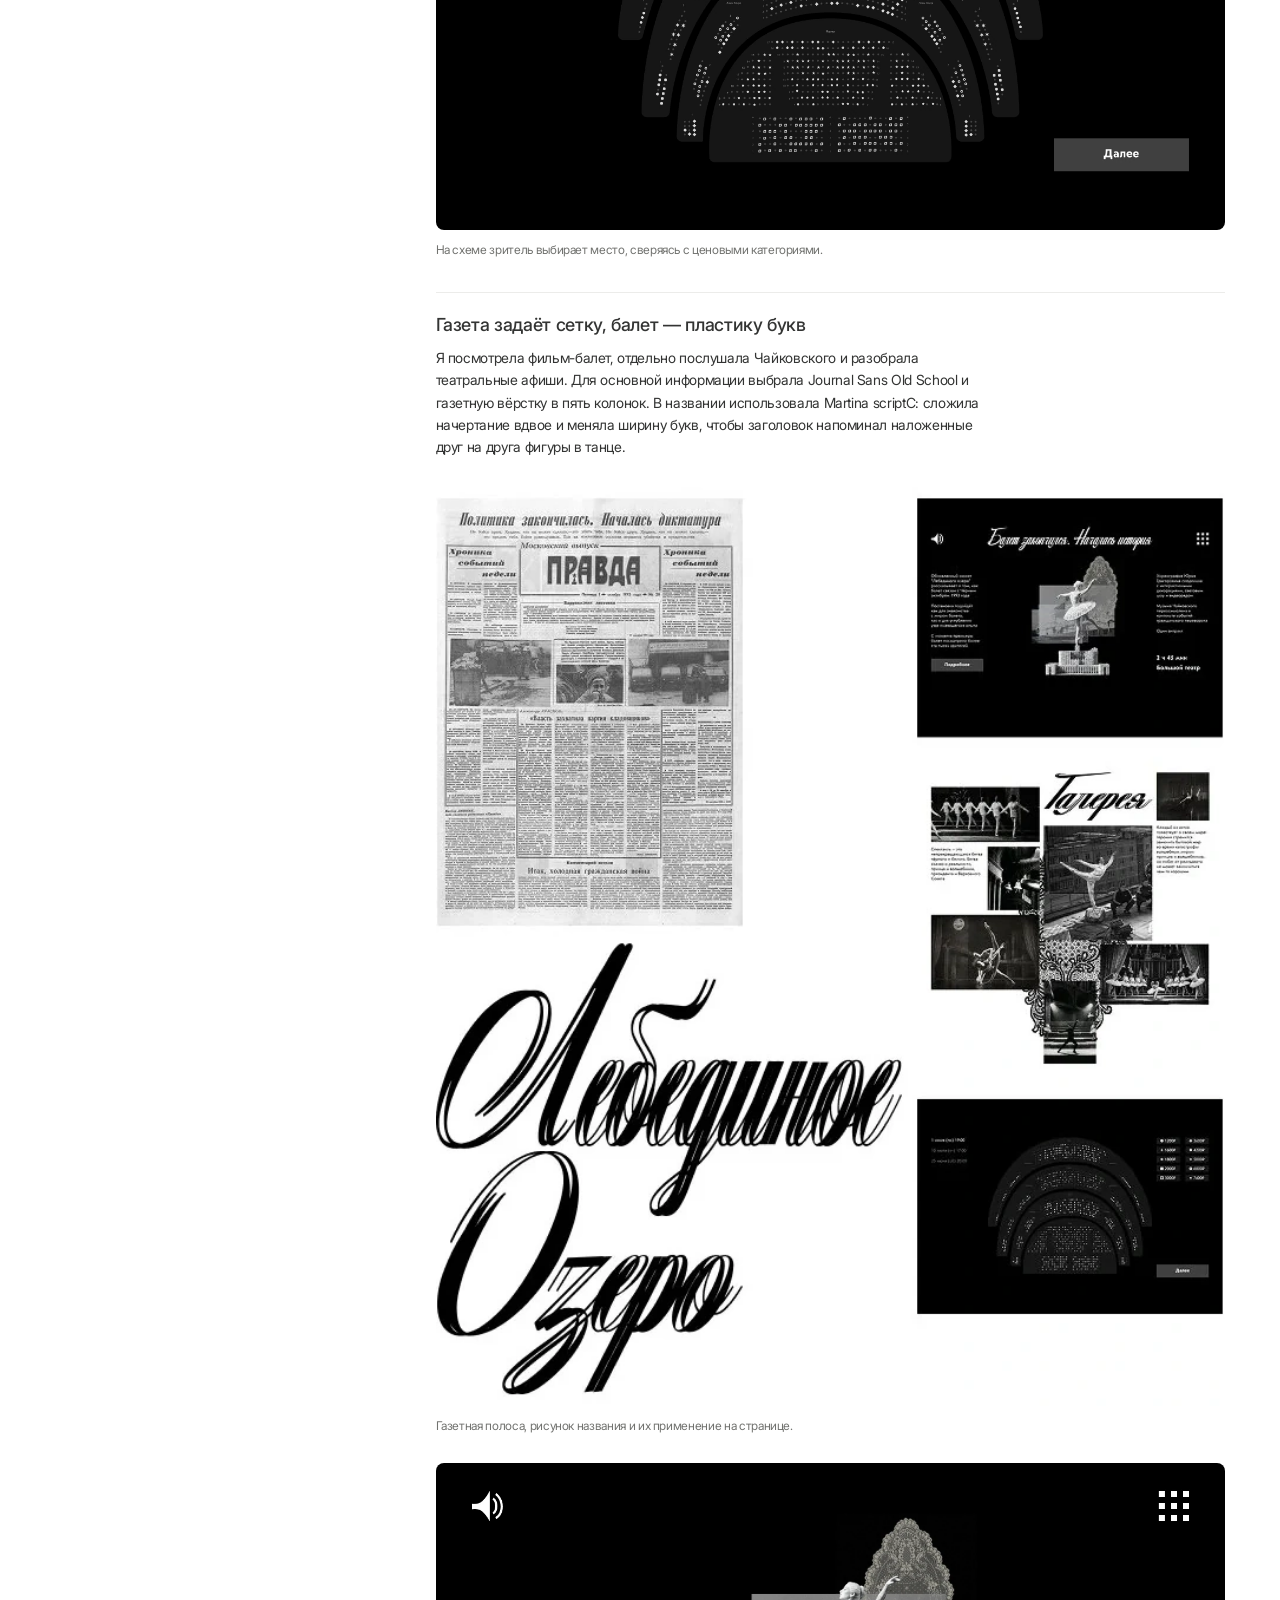
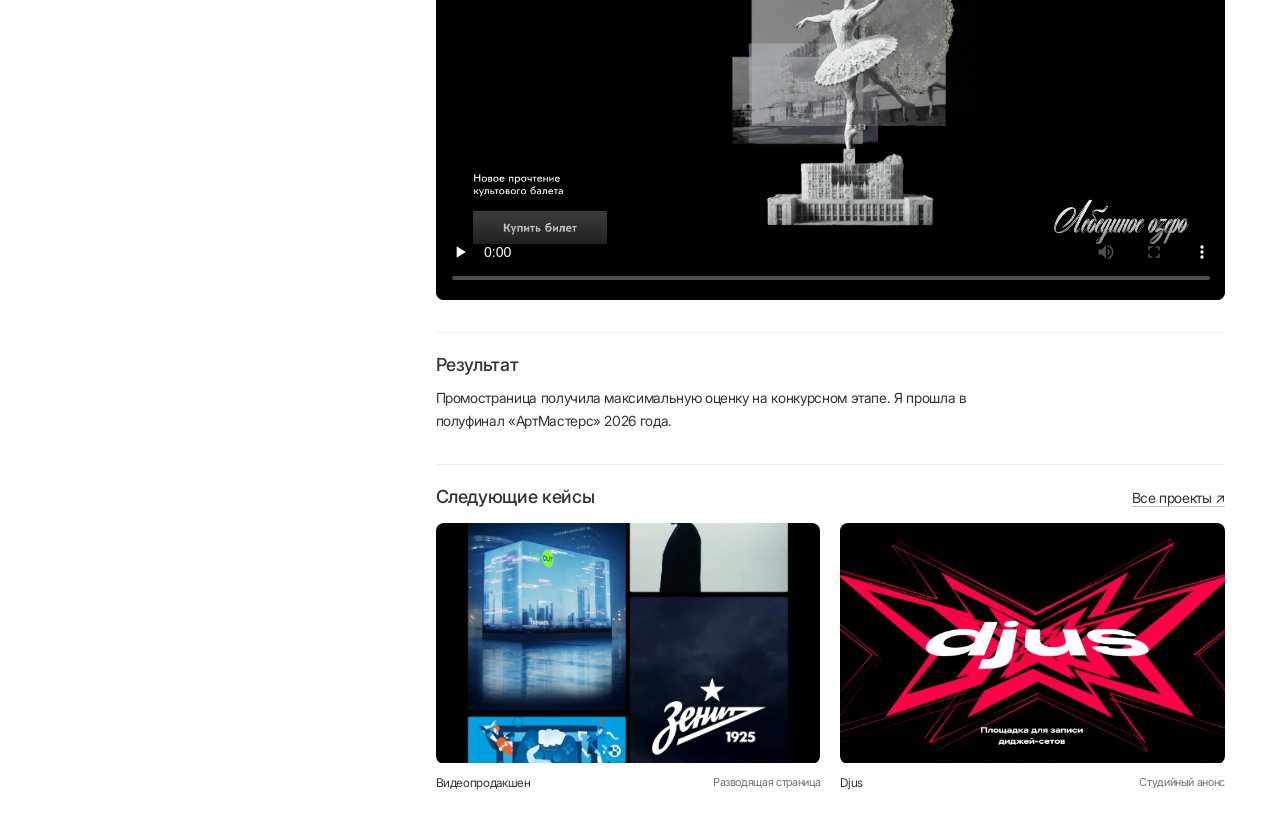
<file: swan/index.html>
<!doctype html>
<html lang="ru">
<head>
  <meta charset="utf-8">
  <meta name="viewport" content="width=device-width,initial-scale=1">
  <base href="../">
  <title>Лебединое озеро — Виктория Кириллова</title>
  <link rel="icon" href="favicon.ico" type="image/x-icon">
  <link rel="stylesheet" href="styles.css">
</head>
<body data-project="swan">
  <div class="layout"><aside></aside><main><article data-view="case"></article></main></div>
  <script src="sidebar.js"></script>
  <script src="cases.js"></script>
</body>
</html>
</file>
<file: styles.css>
@font-face { font-family: Inter; src: url("assets/Inter-Regular.woff2") format("woff2"); font-style: normal; font-weight: 400; font-display: swap; }
@font-face { font-family: Inter; src: url("assets/Inter-Medium.woff2") format("woff2"); font-style: normal; font-weight: 500 700; font-display: swap; }
* { box-sizing: border-box; }
html { scrollbar-gutter: stable; }
body { margin: 0; background: #fff; color: #333433; font: 400 14px/1.6 Inter, -apple-system, BlinkMacSystemFont, "Segoe UI", sans-serif; letter-spacing: -.025em; }
.layout { --space: 40px; display: grid; grid-template-columns: minmax(240px,30%) minmax(0,1fr); gap: var(--space); padding: var(--space); max-width: 1720px; margin-inline: auto; align-items: start; }
aside { position: sticky; top: var(--space); }
nav, .links { display: flex; align-items: center; }
nav { gap: 3px; margin-left: -11px; }
a { color: inherit; text-decoration-color: #c9cac7; text-underline-offset: 3px; }
a:hover { color: #191a19; text-decoration-color: currentColor; }
a:focus-visible { outline: 2px solid #555; outline-offset: 3px; }
nav a { display: grid; align-items: center; min-height: 30px; padding: 2px 12px; border-radius: 20px; color: #70716e; text-decoration: none; }
nav a:hover, nav a[aria-current] { color: #333433; background: #efefed; }
.bio { margin-top: 34px; max-width: 267px; }
h1,h2,p,dl,dd { margin: 0; }
h1,h2 { font-size: inherit; font-weight: 500; }
.role { margin-top: 3px; }
.bio p + p, .links { margin-top: 20px; }
.links { flex-wrap: wrap; gap: 16px; color: #6a6b68; }
.gallery { display: grid; grid-template-columns: repeat(2,minmax(0,1fr)); gap: 26px 20px; }
.gallery > a, .work-list a { display: block; text-decoration: none; }
[data-view="index"] .gallery > :is([data-project-id="drinkit"], [data-project-id="djus"]) { grid-column: 1/-1; }
.preview-frame, .work-list :is(img,video) { display: block; width: 100%; aspect-ratio: 16/10; overflow: hidden; border-radius: 8px; background: #f5f5f4; }
[data-view="index"] .gallery > :is([data-project-id="drinkit"], [data-project-id="djus"]) .preview-frame { aspect-ratio: 16/9; }
.preview-frame :is(img,video) { display: block; width: 100%; height: 100%; object-fit: cover; }
.preview-frame video, .work-list video { object-fit: cover; }
.work-list img { object-fit: cover; }
@media (hover:hover) and (prefers-reduced-motion:no-preference) {
  .preview-frame > * { transition: transform .5s cubic-bezier(.2,.65,.3,1); }
  .gallery a:hover .preview-frame > * { transform: scale(1.015); }
}
.gallery > a > span { display: flex; justify-content: space-between; gap: 10px; padding-top: 10px; font-size: 12px; line-height: 1.5; }
.gallery small { font-size: 11px; color: #727370; }
.gallery a:hover span, .work-list a:hover span { text-decoration: underline; }
.work-list a { display: grid; grid-template-columns: min(26%,154px) 1fr; align-items: center; gap: 20px; padding: 20px 0; border-bottom: 1px solid #ececea; }
.work-list small { display: block; }
article { max-width: 830px; }
.case-meta { color: #727370; font-size: 12px; margin-top: 32px; }
article section { margin-top: 32px; border-top: 1px solid #ececea; padding-top: 20px; }
article h3 { font-size: 18px; line-height: 1.35; font-weight: 500; margin: 0 0 10px; }
article section p { max-width: 62ch; }
.case-image, .case-image img, article > video { display: block; width: 100%; border-radius: 8px; }
.case-image, article > video { margin-top: 28px; }
article section > header { padding: 0 0 14px; border: 0; }
article section > header h3 { margin: 0; }
.case-figure { margin: 24px 0 0; }
body[data-project="shtil"] .project-detail figure { max-width: 360px; }
.case-figure > a { display: block; }
.case-figure img { display: block; width: 100%; height: auto; border-radius: 8px; }
.case-figure figcaption { display: flex; justify-content: space-between; align-items: baseline; gap: 16px; padding-top: 10px; font-size: 12px; color: #727370; }
.slide-controls { display: flex; align-items: center; gap: 6px; flex-shrink: 0; }
.slide-controls button { background: #efefed; color: inherit; border: 0; border-radius: 20px; min-width: 36px; min-height: 36px; cursor: pointer; font: inherit; }
footer { margin-top: 64px; padding-top: 20px; border-top: 1px solid #ececea; display: flex; justify-content: space-between; gap: 12px; }
header { display: flex; justify-content: space-between; align-items: baseline; padding: 3px 0 34px; border-bottom: 1px solid #ececea; }
small,.empty { color: #70716e; font-size: 12px; }
.empty { padding: 20px 0; }
[data-view="about"] { max-width: 830px; }
[data-view="about"] > small { display: block; }
.name { font-size: clamp(28px,3.5vw,46px); line-height: 1.15; letter-spacing: -.05em; margin: 26px 0 16px; }
.intro { max-width: 460px; font-size: 18px; color: #727370; line-height: 1.5; }
.portrait { display: block; width: min(100%, 560px); aspect-ratio: 1; object-fit: cover; object-position: center; border-radius: 8px; margin: 32px 0; }
dl { display: grid; grid-template-columns: 150px minmax(0,1fr); row-gap: 24px; margin-bottom: 32px; }
dt,dd { padding-bottom: 24px; border-bottom: 1px solid #ececea; }
dt { padding-right: 20px; color: #727370; overflow-wrap: anywhere; }
nav a { line-height: 1; }
.links { gap: 17px; color: #727370; }
footer { font-size: 12px; color: #727370; padding: 24px 0 4px; margin-top: 65px; }
@media(min-width:1500px) {
  .layout { --space: 48px; gap: 64px; grid-template-columns: minmax(280px,27%) minmax(0,1fr); }
  .bio { max-width: 275px; }
}
@media(max-width:1050px) {
  .gallery > a > span { gap: 6px; }
  .layout { --space: 30px; grid-template-columns: 235px minmax(0,1fr); }
}
@media(max-width:760px) {
  .layout { display: block; --space: 22px; }
  aside { position: static; margin-bottom: 38px; }
  .bio { margin-top: 27px; max-width: 360px; }
  .bio p + p { margin-top: 15px; }
  nav a { min-height: 36px; padding-inline: 13px; }
  .gallery { gap: 22px 14px; }
  .preview-frame { border-radius: 7px; }
  .gallery > a > span { font-size: 11px; }
  .gallery small { font-size: 10px; }
  .layout:has(article:not([hidden])) .bio { display: none; }
  dl { grid-template-columns: 109px minmax(0,1fr); }
  dt { padding-right: 14px; }
  .intro { font-size: 17px; }
  footer { margin-top: 38px; }
  header { padding-bottom: 22px; }
}
@media(max-width:380px) {
  .gallery > a > span { flex-direction: row; font-size: 12px; }
  .gallery small { font-size: 11px; }
  .layout { --space: 18px; }
  .gallery { grid-template-columns: 1fr; }
}
@media(max-width:630px) {
  .gallery { grid-template-columns: minmax(0,1fr); }
}
@media(min-width:761px) and (max-width:880px) {
  .gallery { grid-template-columns: minmax(0,1fr); }
}
.gallery > a > span { white-space: nowrap; }

.phone-slides .case-figure > a { display: grid; place-items: center; background: #f5f5f4; border-radius: 8px; padding: 20px; }
.phone-slides .case-figure img { width: 100%; height: min(740px, 75svh); object-fit: contain; }
</file>
